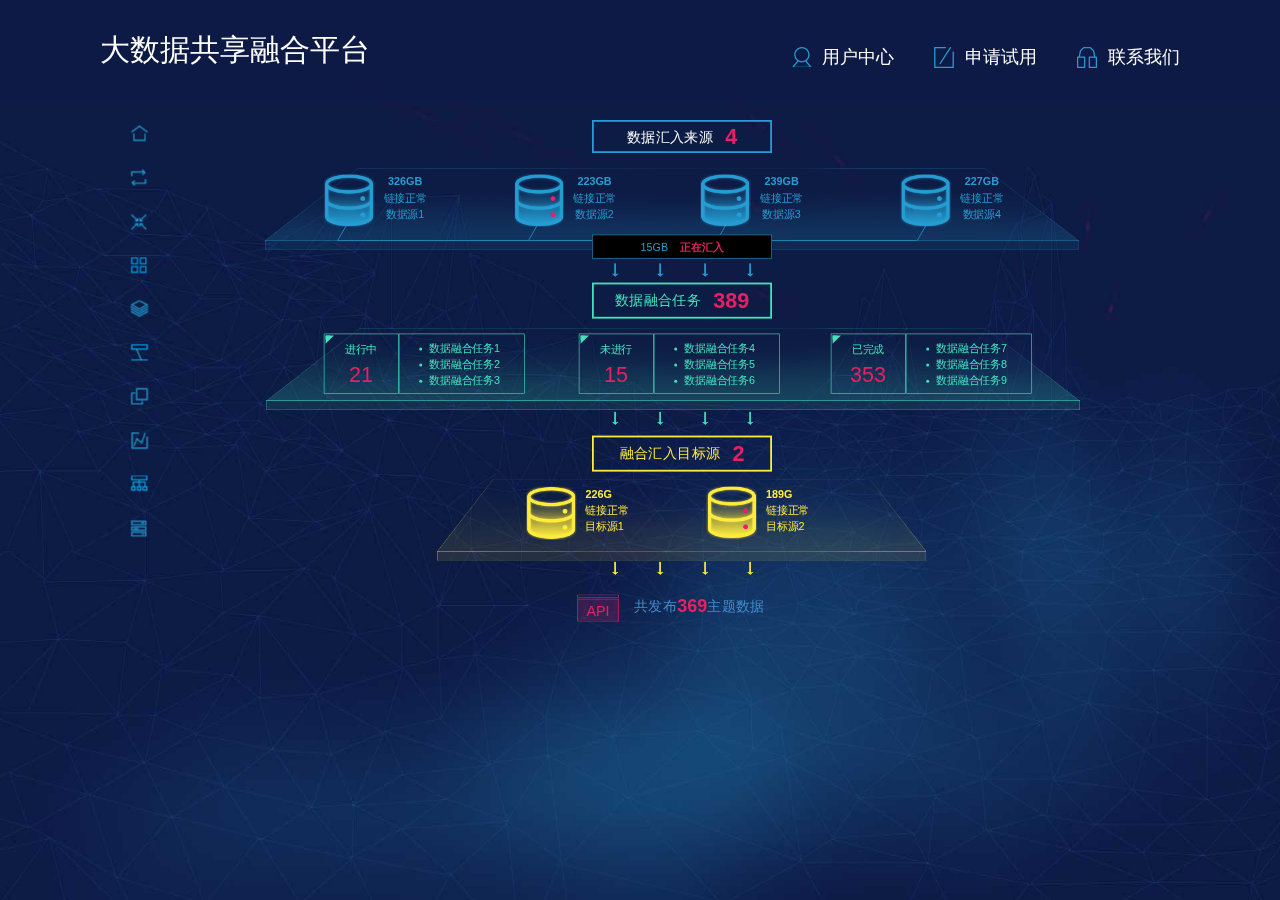
<file: dataFuse/index.html>
<!DOCTYPE html>

<html>
<head lang="en">
<!-- Meta -->
<!-- <head th:replace="newPage/include/head :: head" /> -->
<meta http-equiv="Content-Type" content="text/html; charset=utf-8" />
<meta name="viewport" content="width=device-width, initial-scale=1.0" />
<meta http-equiv="X-UA-Compatible" content="IE=edge,chrome=1" />
<meta name="description" content="" />
<meta name="keywords" content="" />
<title>大数据共享融合平台</title>
<!-- CSS Global Compulsory-->
<link rel="stylesheet" href="../fusion/css/bootstrap.min.css" />
<link rel="stylesheet" href="../fusion/css/animate.css" />
<link rel="stylesheet" href="../fusion/css/reset.css" />
<link rel="stylesheet" href="../fusion/css/dataFuse.css" />
<style>
html, body{overflow:hidden}
</style>
<script src="../fusion/js/jquery.min.js"></script>
<!--[if lt IE 9]>
    <script src="https://oss.maxcdn.com/libs/html5shiv/3.7.0/html5shiv.js"></script>
    <script src="https://oss.maxcdn.com/libs/respond./fusion/js/1.3.0/respond.min.js"></script>
    <![endif]-->

</head>
<body class="red-bg">

	<div class="header">
	<div>


	<div class="header">
		<a class="header-left-box fl" href="../login.html"> <!-- <img src="/styleResource/img/homeImg/imgs/logo.png" class="logo fl" /> -->
			<h1 class="fl">大数据共享融合平台</h1>
		</a>
		<div class="header-right-box fr">
			<ul class="operation-box">
				<li class="login-link loginBox"><a href="javascript:;" class="login-li-title"><p>
							<i class="icons icon-login"></i><span>登录</span>
						</p></a>
					<div class="login-box">
						<i class="login-box-arrow"></i>
						<div class="info-box">
							<form method="post" id="loginform" class="loginCon">
								<h4 class="title">会员登录</h4>
								<p>
									<input name="username" id="username" type="text" placeholder="用户名" class="fl loginName" />
								</p>
								<p>
									<input name="password" id="password" type="password" placeholder="密码" class="fl loginPwd" />
								</p>
								<!-- <p class="pr"><input name="validateCode"  id="validateCode" type="text" placeholder="验证码" class="fl validateCode" /><span class="fr validateImg"><img src="styleResource/img/homeImg/imgs/validateImg.png" class="fl"/></span></p> -->
								<p class="pr">
									<input name="validateCode" id="input" placeholder="验证码" type="text" class="fl validateCode" style="width: 95px" /><input type="text" class="fl validateCode" style="background-repeat: no-repeat; background-image: url(../styleResource/img/homeImg/imgs/checkcode-bg.png); font-size: 22px; font-weight: bold; letter-spacing: 2px; cursor: pointer; width: 125px" id="code" onclick="thisCreateCode()" />
								</p>
								<label class="prompt-txt" id="checkMsg"></label>
								<button type="button" class="fl loginBtn" onclick="loginzheng();">登 录</button>
							</form>
						</div>
					</div></li>
				<li class="login-link userCenter" style="display: none;"><a href="javascript:;" class="login-li-title"><p>
							<i class="icons icon-login"></i><span>用户中心</span>
						</p></a>
					<div class="login-box">
						<i class="login-box-arrow"></i>
						<div class="info-box">
							<div class="usercenter-info">
								<p>
									<i class="icons usericons1 fl"></i> <span id="showname" class="fl">用户名称：Aaron</span>
								</p>
								<p>
									<i class="icons usericons2 fl"></i> <span id="showorg" class="fl">用户单位：国税局</span>
								</p>
								<p>
									<i class="icons usericons3 fl"></i> <span id="showtime" class="fl">登陆时间：2017-03-30</span>
								</p>
							</div>
							<button type="button" class="fl loginBtn">
								<span class="fl" onclick="">系统管理</span><i class="icons usericons4 fl"></i>
							</button>
						</div>
					</div></li>
				<li><a href="javascript:;" class="login-li-title"><i class="icons icon-applyfor"></i><span>申请试用</span></a></li>
				<li><a href="javascript:;" class="login-li-title"><i class="icons icon-contact"></i><span>联系我们</span></a></li>
				<!--<li><a href="javascript:;"><i class="icons icon-exit"></i><span>退出</span></a></li>-->
			</ul>
		</div>
	</div>
	<!-- 从session中获取值 -->
<input type="hidden" id="uname" />
<input type="hidden" id="mygov" />
<input type="hidden" id="myloginTime" />

	<script type="text/javascript">
	
	
	
		document.onkeydown = function(event) {
			e = event ? event : (window.event ? window.event : null);
			if (e.keyCode == 13) {
				//执行的方法 
				loginzheng();
			}
		}
		/* function keyLogin(e){
		 var curKey = e.which; 
		 if (curKey ==13)  //回车键的键值为13
		 loginzheng();
		 } */
		function loginzheng() {
			// 判断验证码
			var label = document.getElementById("checkMsg");
			if (!validate()) {
				label.innerText = "验证码输入错误！";
				return;
			}
			label.innerText = "登录中";
			//add 判断用户登录错误的判断
			var userName = $("#username").val();
			var password = $("#password").val();
			$.ajax({
				url : '/sysUser/loginerror',
				type : 'post',
				data : {
					'userName' : userName,
					'password' : password
				},
				success : function(result) {

					stepLogList = result.type;
					//		alert(result.type)
					$("#loginform").attr("action", "/login");
					$("#loginform").submit();
				}
			})
			//add 判断用户登录错误的判断

			//return false;

		}
		 
		 var uname = 'root'; 
	    var mygov = '\u5434\u4E2D\u533A'; 
	    var myloginTime = '15:15:06';
	    $("#uname").val(uname);
	    $("#mygov").val(mygov);
	    $("#myloginTime").val(myloginTime);
	</script>
<script src="../newPageStyle/newlogin.js"></script>
</div>
	</div>
	
	<!-- 从session中获取值 -->
	<!-- <input type="hidden" id="uname"/>
	<input type="hidden" id="mygov"/>
	<input type="hidden" id="myloginTime"/>
	<script th:inline="javascript">
	    var uname = /*[[${session.userName}]]*/ ; 
	    var mygov = /*[[${session.userGovCname2}]]*/ ; 
	    var myloginTime = /*[[${session.myloginTime}]]*/ ; 
	    $("#uname").val(uname);
	    $("#mygov").val(mygov);
	    $("#myloginTime").val(myloginTime);
	</script> -->

	<div class="content-box">
		<div class="fl leftMenu-box">
		<div>
	<ul class="left-menu-box">
		<li><a href="../login.html"><i class="menuicons menuicons-left1"></i><span class="menuspan">首页</span></a></li>
		<li><a href="../ronghedc.html"><i class="menuicons menuicons-left2"></i><span class="menuspan">共享交换</span></a></li>
		<li><a href="javascript:;"><i class="menuicons menuicons-left3"></i><span class="menuspan">数据采集</span></a></li>
		<li><a href="../rongherc.html"><i class="menuicons menuicons-left4"></i><span class="menuspan">资源目录</span></a></li>
		<li><a href="javascript:;"><i class="menuicons menuicons-left5"></i><span class="menuspan">数据标准化</span></a></li>
		<li><a href="../dataClean.html"><i class="menuicons menuicons-left6"></i><span class="menuspan">数据清洗</span></a></li>
		<li><a href="../dataFuse/index.html"><i class="menuicons menuicons-left7"></i><span class="menuspan">数据融合</span></a></li>
		<li><a href="javascript:;"><i class="menuicons menuicons-left8"></i><span class="menuspan">数据建模分析</span></a></li>
		<li><a href="../serviceGovernance.html"><i class="menuicons menuicons-left9"></i><span class="menuspan">服务治理</span></a></li>
		<li><a href="../dataProducts.html"><i class="menuicons menuicons-left10"></i><span class="menuspan">数据产品</span></a></li>
	</ul>
</div>
		</div>
		<div class="fr content-right-box pr">
		<!-- <iframe id="frame" style="display: none;width: 100%;height: 800px;border: 1px solid yellow;" src=""></iframe> -->
			<div id="mainDiv" class="fuse-container">
				<section>
					<div class="source-title">
						<span>数据汇入来源</span><span class="num">4</span>
					</div>
					<div class="row source">
						<div class="col-md-3 part p1">
							<div class="f-left">
								<img src="../fusion/imgs/dataFuse/db-1.png" />
							</div>
							<div class="f-left pad">
								<span class="weight">326GB</span> <span>链接正常</span> <span>数据源1</span>
							</div>
							<div class="l-line l-l1"></div>
						</div>
						<div class="col-md-3 part p2">
							<div class="f-left">
								<img src="../fusion/imgs/dataFuse/db-2.png" />
							</div>
							<div class="f-left pad">
								<span class="weight">223GB</span> <span>链接正常</span>
								<span>数据源2</span>
							</div>
							<div class="l-line l-l2"></div>
						</div>
						<div class="col-md-3 part p3">
							<div class="f-left">
								<img src="../fusion/imgs/dataFuse/db-1.png" />
							</div>
							<div class="f-left pad">
								<span class="weight">239GB</span> <span>链接正常</span> <span>数据源3</span>
							</div>
							<div class="l-line l-l3"></div>
						</div>
						<div class="col-md-3 part">
							<div class="f-left">
								<img src="../fusion/imgs/dataFuse/db-1.png" />
							</div>
							<div class="f-left pad">
								<span class="weight">227GB</span> <span>链接正常</span> <span>数据源4</span>
							</div>
							<div class="l-line l-l4"></div>
						</div>
						<div class="v-line"></div>
					</div>
					<div class="source-title2">
						<span>15GB</span><span class="num">正在汇入</span>
					</div>
					<div class="arrows b-arrows"></div>
				</section>
				<section>
					<div class="pos">
						<div class="task-title">
							<span>数据融合任务</span><span class="num">389</span>
						</div>
						<!-- <div class="task-operate">
							 <a id="fuseList" href="/dataFuse/taskList" class="look" target="_blank">融合列表</a>
							 <a id="fuseList" href="/dataFuse/taskList" class="look" >融合列表</a>
							<a href="/dataFuse/addFuse" class="add" target="_blank"><i class="icons-red"></i>新建任务</a> 
							  <a href="/dataFuse/addFuse" class="add" ><i class="icons-red"></i>新建任务</a>
						</div> -->
					</div>
					<div class="row task">
						<div class="col-md-4 part p1">
							<div class="f-left left">
								<span class="margin">进行中</span> <span class="color">21</span>
								<div class="triangle"></div>
							</div>
							<div class="f-left right">
								<ul>
									<li>数据融合任务1</li>
									<li>数据融合任务2</li>
									<li>数据融合任务3</li>
								</ul>
							</div>
						</div>
						<div class="col-md-4 part p2">
							<div class="f-left left">
								<span class="margin">未进行</span> <span class="color">15</span>
								<div class="triangle"></div>
							</div>
							<div class="f-left right">
								<ul>
									<li>数据融合任务4</li>
									<li>数据融合任务5</li>
									<li>数据融合任务6</li>
								</ul>
							</div>
						</div>
						<div class="col-md-4 part p3">
							<div class="f-left left">
								<span class="margin">已完成</span> <span class="color">353</span>
								<div class="triangle"></div>
							</div>
							<div class="f-left right">
								<ul>
									<li>数据融合任务7</li>
									<li>数据融合任务8</li>
									<li>数据融合任务9</li>
								</ul>
							</div>
						</div>
					</div>
					<div class="arrows g-arrows"></div>
				</section>
				<section>
					<div class="target-title">
						<span>融合汇入目标源</span><span class="num">2</span>
					</div>
					<div class="row target">
						<div class="col-md-6 part p1">
							<div class="f-left ">
								<img src="../fusion/imgs/dataFuse/db-3.png" />
							</div>
							<div class="f-left pad">
								<span class="weight">226G</span> <span>链接正常</span> <span>目标源1</span>
							</div>
						</div>
						<div class="col-md-6 part p2">
							<div class="f-left">
								<img src="../fusion/imgs/dataFuse/db-4.png" />
							</div>
							<div class="f-left pad">
								<span class="weight">189G</span> <span>链接正常</span>
								<span>目标源2</span>
							</div>
						</div>
					</div>
					<div class="arrows y-arrows"></div>
				</section>
				<section>
					<div class="result clearfix">
						<div class="f-left">
							<div class="f"></div>
							<div class="s">API</div>
						</div>
						<div class="f-left right">
<!-- 							<a href="/server/index" target="_blank">共发布<span class="num">369</span>主题数据<br/></a> -->
							<a href="/server/index">共发布<span class="num">369</span>主题数据<br /></a>
						<!--	共发布<span class="num">369</span>主题数据<br/>   -->
						</div>
					</div>
				</section>
			</div>
		</div>
	</div>

	
	<!-- <script src="/fusion/js/public.js"></script> -->
	<!-- <script>
		$(function() {
			//用户中心
	        var username =  $("#uname").val();
	        var mygov2 =  $("#mygov").val();
	        var myloginTime2 =  $("#myloginTime").val();
	        console.info("username  "+ username);
	        
	        $("#showname").text("用户名称："+username);
	        $("#showorg").text("用户单位："+mygov2);
	        $("#showtime").text("登录时间："+myloginTime2);
		});
	</script> -->
</body>
</html>
</file>
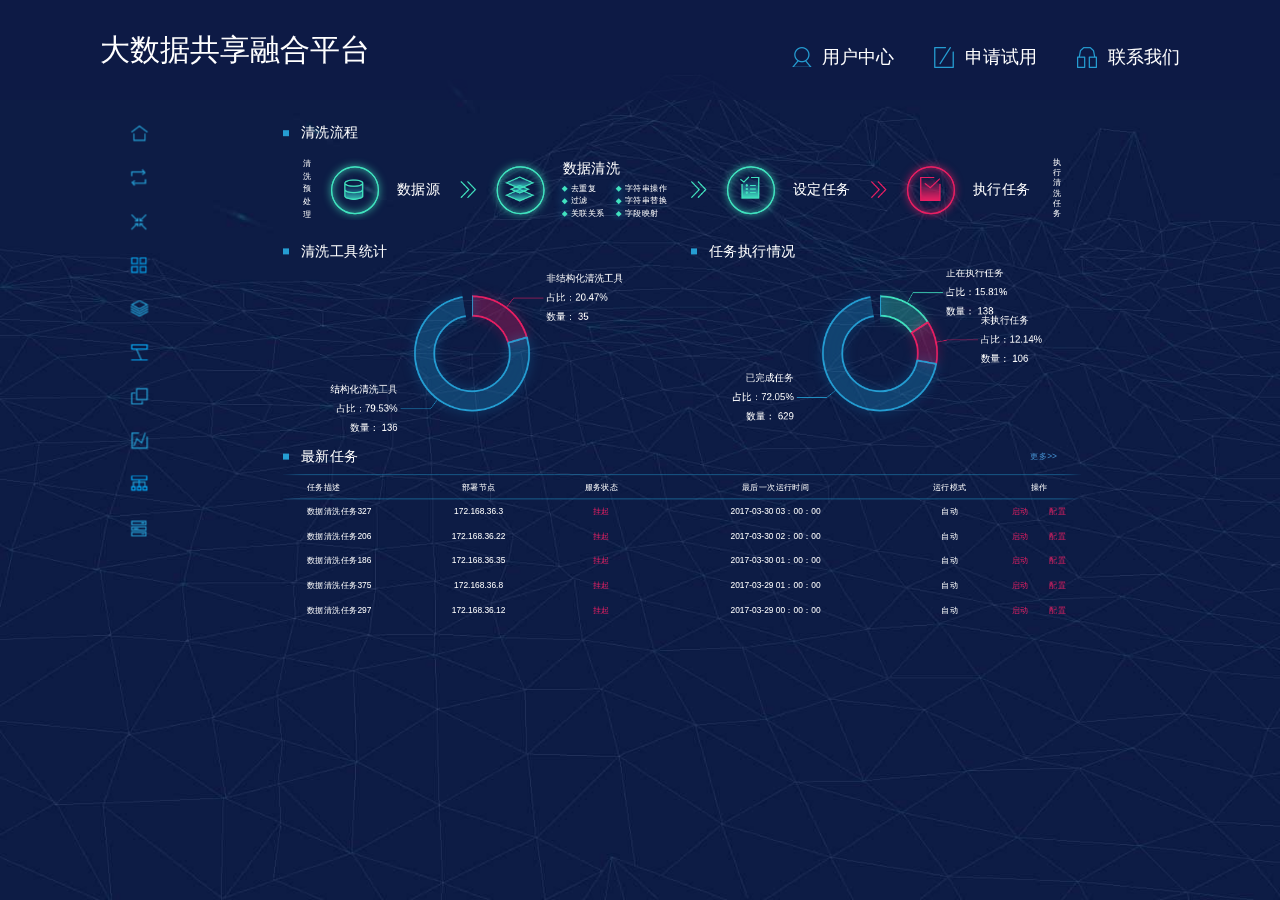
<file: dataClean.html>
<!DOCTYPE html>

<html>
<head lang="en">
    <!-- Meta -->
    <meta http-equiv="Content-Type" content="text/html; charset=utf-8" />
    <meta name="viewport" content="width=device-width, initial-scale=1.0" />
    <meta http-equiv="X-UA-Compatible" content="IE=edge,chrome=1" />
    <meta name="description" content="" />
    <meta name="keywords" content="" />
    <title>大数据共享融合平台</title>
    <!-- CSS Global Compulsory-->
    <link rel="stylesheet" href="./fusion/css/bootstrap.min.css" />
    <link rel="stylesheet" href="./fusion/css/animate.css" />
    <link rel="stylesheet" href="./fusion/css/reset.css" />
    <link rel="stylesheet" href="./fusion/css/dataClean.css" />
    <!--[if lt IE 9]>
    <script src="https://oss.maxcdn.com/libs/html5shiv/3.7.0/html5shiv.js"></script>
    <script src="https://oss.maxcdn.com/libs/respond./fusion/js/1.3.0/respond.min.js"></script>
    <![endif]-->
    <script src="./fusion/js/jquery.min.js"></script>
</head>
<body class="dataClean-bg">

	<div class="header">
	<div>


	<div class="header">
		<a class="header-left-box fl" href="./login.html"> <!-- <img src="/styleResource/img/homeImg/imgs/logo.png" class="logo fl" /> -->
			<h1 class="fl">大数据共享融合平台</h1>
		</a>
		<div class="header-right-box fr">
			<ul class="operation-box">
				<li class="login-link loginBox"><a href="javascript:;" class="login-li-title"><p>
							<i class="icons icon-login"></i><span>登录</span>
						</p></a>
					<div class="login-box">
						<i class="login-box-arrow"></i>
						<div class="info-box">
							<form method="post" id="loginform" class="loginCon">
								<h4 class="title">会员登录</h4>
								<p>
									<input name="username" id="username" type="text" placeholder="用户名" class="fl loginName" />
								</p>
								<p>
									<input name="password" id="password" type="password" placeholder="密码" class="fl loginPwd" />
								</p>
								<!-- <p class="pr"><input name="validateCode"  id="validateCode" type="text" placeholder="验证码" class="fl validateCode" /><span class="fr validateImg"><img src="styleResource/img/homeImg/imgs/validateImg.png" class="fl"/></span></p> -->
								<p class="pr">
									<input name="validateCode" id="input" placeholder="验证码" type="text" class="fl validateCode" style="width: 95px" /><input type="text" class="fl validateCode" style="background-repeat: no-repeat; background-image: url(./styleResource/img/homeImg/imgs/checkcode-bg.png); font-size: 22px; font-weight: bold; letter-spacing: 2px; cursor: pointer; width: 125px" id="code" onclick="thisCreateCode()" />
								</p>
								<label class="prompt-txt" id="checkMsg"></label>
								<button type="button" class="fl loginBtn" onclick="loginzheng();">登 录</button>
							</form>
						</div>
					</div></li>
				<li class="login-link userCenter" style="display: none;"><a href="javascript:;" class="login-li-title"><p>
							<i class="icons icon-login"></i><span>用户中心</span>
						</p></a>
					<div class="login-box">
						<i class="login-box-arrow"></i>
						<div class="info-box">
							<div class="usercenter-info">
								<p>
									<i class="icons usericons1 fl"></i> <span id="showname" class="fl">用户名称：Aaron</span>
								</p>
								<p>
									<i class="icons usericons2 fl"></i> <span id="showorg" class="fl">用户单位：国税局</span>
								</p>
								<p>
									<i class="icons usericons3 fl"></i> <span id="showtime" class="fl">登陆时间：2017-03-30</span>
								</p>
							</div>
							<button type="button" class="fl loginBtn">
								<span class="fl" onclick="">系统管理</span><i class="icons usericons4 fl"></i>
							</button>
						</div>
					</div></li>
				<li><a href="javascript:;" class="login-li-title"><i class="icons icon-applyfor"></i><span>申请试用</span></a></li>
				<li><a href="javascript:;" class="login-li-title"><i class="icons icon-contact"></i><span>联系我们</span></a></li>
				<!--<li><a href="javascript:;"><i class="icons icon-exit"></i><span>退出</span></a></li>-->
			</ul>
		</div>
	</div>
	<!-- 从session中获取值 -->
<input type="hidden" id="uname" />
<input type="hidden" id="mygov" />
<input type="hidden" id="myloginTime" />

	<script type="text/javascript">
	
		document.onkeydown = function(event) {
			e = event ? event : (window.event ? window.event : null);
			if (e.keyCode == 13) {
				//执行的方法 
				loginzheng();
			}
		}
		/* function keyLogin(e){
		 var curKey = e.which; 
		 if (curKey ==13)  //回车键的键值为13
		 loginzheng();
		 } */
		function loginzheng() {
			// 判断验证码
			var label = document.getElementById("checkMsg");
			if (!validate()) {
				label.innerText = "验证码输入错误！";
				return;
			}
			label.innerText = "登录中";
			//add 判断用户登录错误的判断
			var userName = $("#username").val();
			var password = $("#password").val();
			$.ajax({
				url : '/sysUser/loginerror',
				type : 'post',
				data : {
					'userName' : userName,
					'password' : password
				},
				success : function(result) {

					stepLogList = result.type;
					//		alert(result.type)
					$("#loginform").attr("action", "/login");
					$("#loginform").submit();
				}
			})
			//add 判断用户登录错误的判断

			//return false;

		}
		 
		 var uname = 'root'; 
	    var mygov = '\u5434\u4E2D\u533A'; 
	    var myloginTime = '16:51:23';
	    $("#uname").val(uname);
	    $("#mygov").val(mygov);
	    $("#myloginTime").val(myloginTime);
	</script>
<script src="./newPageStyle/newlogin.js"></script>
</div>
	</div>

<!-- 从session中获取值 -->
<!-- <input type="hidden" id="uname"/>
<input type="hidden" id="mygov"/>
<input type="hidden" id="myloginTime"/> -->
<!-- <script th:inline="javascript">
    var uname = /*[[${session.userName}]]*/ ; 
    var mygov = /*[[${session.userGovCname2}]]*/ ; 
    var myloginTime = /*[[${session.myloginTime}]]*/ ; 
    $("#uname").val(uname);
    $("#mygov").val(mygov);
    $("#myloginTime").val(myloginTime);
</script> -->

<div class="content-box">
    <div class="fl leftMenu-box">
    <div>
	<ul class="left-menu-box">
     <li><a href="./login.html"><i class="menuicons menuicons-left1"></i><span class="menuspan">首页</span></a></li>
     <li><a href="./ronghedc.html"><i class="menuicons menuicons-left2"></i><span class="menuspan">共享交换</span></a></li>
     <li><a href="javascript:;"><i class="menuicons menuicons-left3"></i><span class="menuspan">数据采集</span></a></li>
     <li><a href="./rongherc.html"><i class="menuicons menuicons-left4"></i><span class="menuspan">资源目录</span></a></li>
     <li><a href="javascript:;"><i class="menuicons menuicons-left5"></i><span class="menuspan">数据标准化</span></a></li>
     <li><a href="./dataClean.html"><i class="menuicons menuicons-left6"></i><span class="menuspan">数据清洗</span></a></li>
     <li><a href="./dataFuse/index.html"><i class="menuicons menuicons-left7"></i><span class="menuspan">数据融合</span></a></li>
     <li><a href="javascript:;"><i class="menuicons menuicons-left8"></i><span class="menuspan">数据建模分析</span></a></li>
     <li><a href="./serviceGovernance.html"><i class="menuicons menuicons-left9"></i><span class="menuspan">服务治理</span></a></li>
     <li><a href="./dataProducts.html"><i class="menuicons menuicons-left10"></i><span class="menuspan">数据产品</span></a></li>
	</ul>
</div>
    </div>
    <div class="fr content-right-box pr">
        <div class="content-main-box">
            <div class="col-lg-12">
            <div class="chart-title">
                <div class="clearfix chart-title-left">
                    <i class="fl"></i>
                    <h2 class="fl">清洗流程</h2>
                </div>
            </div>
                <div class="clearfix cleanProcess-box">
                    <div class="fl color-green left-txt"><span>清洗预处理</span></div>
                    <div class="fl circle-box cbox-green"><i class="dcIcons icon-datasource"></i></div>
                    <div class="fl"><p class="f24 color-green mt35 ml30 mr30">数据源</p></div>
                    <div class="fl"><i class="dcIcons dcicon-arrow-blue mt40 mr30"></i></div>
                    <div class="fl circle-box cbox-green"><i class="dcIcons icon-dataclean"></i></div>
                    <div class="fl ml30 mr30">
                        <p class="f24 color-green">数据清洗</p>
                        <ul class="color-green dataclean-ul">
                            <li><i></i>去重复</li>
                            <li><i></i>字符串操作</li>
                            <li><i></i>过滤</li>
                            <li><i></i>字符串替换</li>
                            <li><i></i>关联关系</li>
                            <li><i></i>字段映射</li>
                        </ul>
                    </div>
                    <div class="fl"><i class="dcIcons dcicon-arrow-blue mt40 mr30"></i></div>
                    <div class="fl circle-box cbox-green"><i class="dcIcons icon-settask"></i></div>
                    <div class="fl"><p class="f24 color-green mt35 ml30 mr30">设定任务</p></div>
                    <div class="fl"><i class="dcIcons dcicon-arrow-red  mt40 mr30"></i></div>
                    <div class="fl circle-box cbox-red"><i class="dcIcons icon-performtask"></i></div>
                    <div class="fl"><p class="f24 color-red mt35 ml30">执行任务</p></div>
                    <div class="fr color-red right-txt"><span>执行清洗任务</span></div>
                </div>
            </div>
            <div class="col-lg-6">
                <div class="chart-title">
                    <div class="fl chart-title-left">
                        <i class="fl"></i>
                        <h2 class="fl">清洗工具统计</h2>
                    </div>
                </div>
                <div class="chart-box">
                    <!-- 清洗工具统计图表 -->
                    <div id="tools" style="width:630px;height: 280px;margin:10px 0px;"></div>
                    <!--<img src="chart/dataclean1.jpg" width="630" height="270"/>-->
                </div>
            </div>
            <div class="col-lg-6">
                <div class="chart-title">
                    <div class="fl chart-title-left">
                        <i class="fl"></i>
                        <h2 class="fl">任务执行情况</h2>
                    </div>
                   <!--  <a href="javascript:;" class="fr chart-title-right">
                        <i class="icons2 add-icons-red fl"></i>
                        <span class="fl">新增转换</span>
                        <i class="icons2 bg-top"></i>
                        <i class="icons2 bg-bottom"></i>
                    </a> -->
                </div>
                <div class="chart-box">
                    <!-- 任务执行情况图表 -->
                    <!--<img src="chart/dataclean2.jpg" width="630" height="270"/>-->
                    <div id="tasks" style="width:630px;height: 280px;margin:10px 0px;"></div>
                </div>
            </div>
            <div class="col-lg-12">
                <div class="chart-title">
                    <div class="fl chart-title-left">
                        <i class="fl"></i>
                        <h2 class="fl">最新任务</h2>
                    </div>
                    <div class="fr chart-title-more"><a href="javascript:;">更多&gt;&gt;</a></div>
                </div>
                <div class="">
                    <table class="data-table">
                        <thead>
                        <tr>
                            <th>任务描述</th>
                            <th>部署节点</th>
                            <th>服务状态</th>
                            <th>最后一次运行时间</th>
                            <th>运行模式</th>
                            <th width="140">操作</th>
                        </tr>
                        </thead>
                        <tbody>
                        <tr>
                            <td>数据清洗任务327</td>
                            <td>172.168.36.3</td>
                            <td style="color: #e91f63;">挂起</td>
                            <td>2017-03-30 03：00：00</td>
                            <td>自动</td>
                            <td onmouseover="javascript:remind(1);" onmouseout="javascript:moveRemind(1);">
                                <div id="remind1" style="margin-left: 140px; display: none;"><span style="position: absolute;color: red;">功能维护中，敬请期待。。。</span></div>
                                <a href="javascript:;" class="operation-a" title="功能维护中，敬请期待。。。" style="cursor: default;">启动</a>
                                <a href="javascript:;" class="operation-a" title="功能维护中，敬请期待。。。" style="cursor: default;">配置</a>
                            </td>
                        </tr>
                        <tr>
                            <td>数据清洗任务206</td>
                            <td>172.168.36.22</td>
                            <td style="color: #e91f63;">挂起</td>
                            <td>2017-03-30 02：00：00</td>
                            <td>自动</td>
                            <td onmouseover="javascript:remind(2);" onmouseout="javascript:moveRemind(2);">
                                <div id="remind2" style="margin-left: 140px; display: none;"><span style="position: absolute;color: red;">功能维护中，敬请期待。。。</span></div>
                                <a href="javascript:;" class="operation-a" title="功能维护中，敬请期待。。。" style="cursor: default;">启动</a>
                                <a href="javascript:;" class="operation-a" title="功能维护中，敬请期待。。。" style="cursor: default;">配置</a>
                            </td>
                        </tr>
                        <tr>
                            <td>数据清洗任务186</td>
                            <td>172.168.36.35</td>
                            <td style="color: #e91f63;">挂起</td>
                            <td>2017-03-30 01：00：00</td>
                            <td>自动</td>
                            <td onmouseover="javascript:remind(3);" onmouseout="javascript:moveRemind(3);">
                                <div id="remind3" style="margin-left: 140px; display: none;"><span style="position: absolute;color: red;">功能维护中，敬请期待。。。</span></div>
                                <a href="javascript:;" class="operation-a" title="功能维护中，敬请期待。。。" style="cursor: default;">启动</a>
                                <a href="javascript:;" class="operation-a" title="功能维护中，敬请期待。。。" style="cursor: default;">配置</a>
                            </td>
                        </tr>
                        <tr>
                            <td>数据清洗任务375</td>
                            <td>172.168.36.8</td>
                            <td style="color: #e91f63;">挂起</td>
                            <td>2017-03-29 01：00：00</td>
                            <td>自动</td>
                            <td onmouseover="javascript:remind(4);" onmouseout="javascript:moveRemind(4);">
                                <div id="remind4" style="margin-left: 140px; display: none;"><span style="position: absolute;color: red;">功能维护中，敬请期待。。。</span></div>
                                <a href="javascript:;" class="operation-a" title="功能维护中，敬请期待。。。" style="cursor: default;">启动</a>
                                <a href="javascript:;" class="operation-a" title="功能维护中，敬请期待。。。" style="cursor: default;">配置</a>
                            </td>
                        </tr>
                        <tr>
                            <td>数据清洗任务297</td>
                            <td>172.168.36.12</td>
                            <td style="color: #e91f63;">挂起</td>
                            <td>2017-03-29 00：00：00</td>
                            <td>自动</td>
                            <td onmouseover="javascript:remind(5);" onmouseout="javascript:moveRemind(5);">
                                <div id="remind5" style="margin-left: 140px; display: none;"><span style="position: absolute;color: red;">功能维护中，敬请期待。。。</span></div>
                                <a href="javascript:;" class="operation-a" title="功能维护中，敬请期待。。。" style="cursor: default;">启动</a>
                                <a href="javascript:;" class="operation-a" title="功能维护中，敬请期待。。。" style="cursor: default;">配置</a>
                            </td>
                        </tr>
                        </tbody>
                    </table>
                </div>
            </div>
        </div>
    </div>
</div>

<!-- <script src="/fusion/js/public.js"></script> -->
<script src="./fusion/js/echarts.min.js"></script>
<script src="./fusion/js/dataClear.js"></script>
<script>
	function remind(a){
		$("#remind"+a).show();
	}
	
	function moveRemind(b){
		$("#remind"+b).hide();
	}

</script>
<!-- <script>
    $(function(){
    	//用户中心
        var username =  $("#uname").val();
        var mygov2 =  $("#mygov").val();
        var myloginTime2 =  $("#myloginTime").val();
        console.info("username  "+ username);
        
        $("#showname").text("用户名称："+username);
        $("#showorg").text("用户单位："+mygov2);
        $("#showtime").text("登录时间："+myloginTime2);
    });
</script> -->
</body>
</html>
</file>
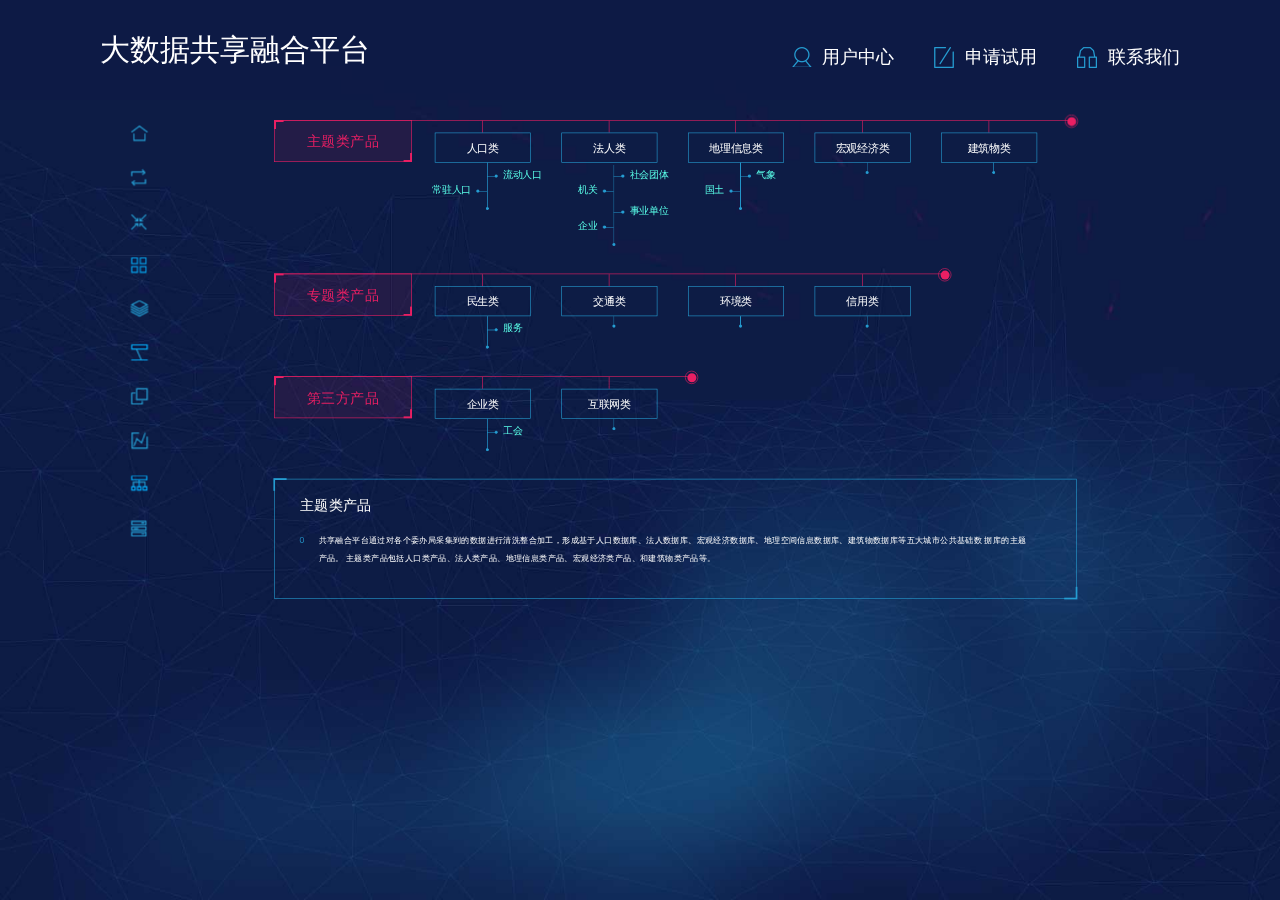
<file: dataProducts.html>
<!DOCTYPE HTML>

<html>
<head lang="en">

    <meta http-equiv="Content-Type" content="text/html; charset=utf-8" />
    <meta name="viewport" content="width=device-width, initial-scale=1.0" />
    <meta http-equiv="X-UA-Compatible" content="IE=edge,chrome=1" />
    <meta name="description" content="" />
    <meta name="keywords" content="" />
    <link rel="stylesheet" href="./newPageStyle/lib/css/bootstrap.min.css" />
    <link rel="stylesheet" href="./newPageStyle/lib/css/animate.css" />
    <link rel="stylesheet" href="./newPageStyle/lib/css/reset.css" />

    <!-- Meta -->
    <!-- <meta http-equiv="Content-Type" content="text/html; charset=utf-8" ></meta>
    <meta name="viewport" content="width=device-width, initial-scale=1.0" ></meta>
    <meta http-equiv="X-UA-Compatible" content="IE=edge,chrome=1"></meta>
    <meta name="description" content="" ></meta>
    <meta name="keywords" content="" ></meta> -->
    <title>大数据共享融合平台</title>
    <!-- CSS Global Compulsory-->
    <!-- <link rel="stylesheet" href="css/bootstrap.min.css" />
    <link rel="stylesheet" href="css/animate.css" />
    <link rel="stylesheet" href="css/reset.css" />
    <link rel="stylesheet" href="css/dataProducts.css" /> -->
    
    <!--  <link rel="stylesheet" href="/newPageStyle/lib/css/bootstrap.min.css" th:href="@{/newPageStyle/lib/css/bootstrap.min.css}" />
    <link rel="stylesheet" href="/newPageStyle/lib/css/animate.css" th:href="@{/newPageStyle/lib/css/animate.css}" />
    <link rel="stylesheet" href="/newPageStyle/lib/css/reset.css" th:href="@{/newPageStyle/lib/css/reset.css}" /> -->
    <link rel="stylesheet" href="./newPageStyle/lib/css/dataProducts.css" />
    <!--[if lt IE 9]>
    <script src="https://oss.maxcdn.com/libs/html5shiv/3.7.0/html5shiv.js"></script>
    <script src="https://oss.maxcdn.com/libs/respond.js/1.3.0/respond.min.js"></script>
    <![endif]-->
    <!-- <script src="js/jquery.min.js"></script> -->
    <script src="./newPageStyle/lib/js/jquery.min.js"></script>
</head>
<body class="red-bg">

<div class="header">
	<div>


	<div class="header">
		<a class="header-left-box fl" href="./login.html"> <!-- <img src="/styleResource/img/homeImg/imgs/logo.png" class="logo fl" /> -->
			<h1 class="fl">大数据共享融合平台</h1>
		</a>
		<div class="header-right-box fr">
			<ul class="operation-box">
				<li class="login-link loginBox"><a href="javascript:;" class="login-li-title"><p>
							<i class="icons icon-login"></i><span>登录</span>
						</p></a>
					<div class="login-box">
						<i class="login-box-arrow"></i>
						<div class="info-box">
							<form method="post" id="loginform" class="loginCon">
								<h4 class="title">会员登录</h4>
								<p>
									<input name="username" id="username" type="text" placeholder="用户名" class="fl loginName" />
								</p>
								<p>
									<input name="password" id="password" type="password" placeholder="密码" class="fl loginPwd" />
								</p>
								<!-- <p class="pr"><input name="validateCode"  id="validateCode" type="text" placeholder="验证码" class="fl validateCode" /><span class="fr validateImg"><img src="styleResource/img/homeImg/imgs/validateImg.png" class="fl"/></span></p> -->
								<p class="pr">
									<input name="validateCode" id="input" placeholder="验证码" type="text" class="fl validateCode" style="width: 95px" /><input type="text" class="fl validateCode" style="background-repeat: no-repeat; background-image: url(./styleResource/img/homeImg/imgs/checkcode-bg.png); font-size: 22px; font-weight: bold; letter-spacing: 2px; cursor: pointer; width: 125px" id="code" onclick="thisCreateCode()" />
								</p>
								<label class="prompt-txt" id="checkMsg"></label>
								<button type="button" class="fl loginBtn" onclick="loginzheng();">登 录</button>
							</form>
						</div>
					</div></li>
				<li class="login-link userCenter" style="display: none;"><a href="javascript:;" class="login-li-title"><p>
							<i class="icons icon-login"></i><span>用户中心</span>
						</p></a>
					<div class="login-box">
						<i class="login-box-arrow"></i>
						<div class="info-box">
							<div class="usercenter-info">
								<p>
									<i class="icons usericons1 fl"></i> <span id="showname" class="fl">用户名称：Aaron</span>
								</p>
								<p>
									<i class="icons usericons2 fl"></i> <span id="showorg" class="fl">用户单位：国税局</span>
								</p>
								<p>
									<i class="icons usericons3 fl"></i> <span id="showtime" class="fl">登陆时间：2017-03-30</span>
								</p>
							</div>
							<button type="button" class="fl loginBtn">
								<span class="fl" onclick="">系统管理</span><i class="icons usericons4 fl"></i>
							</button>
						</div>
					</div></li>
				<li><a href="javascript:;" class="login-li-title"><i class="icons icon-applyfor"></i><span>申请试用</span></a></li>
				<li><a href="javascript:;" class="login-li-title"><i class="icons icon-contact"></i><span>联系我们</span></a></li>
				<!--<li><a href="javascript:;"><i class="icons icon-exit"></i><span>退出</span></a></li>-->
			</ul>
		</div>
	</div>
	<!-- 从session中获取值 -->
<input type="hidden" id="uname" />
<input type="hidden" id="mygov" />
<input type="hidden" id="myloginTime" />

	<script type="text/javascript">
	
	
	
		document.onkeydown = function(event) {
			e = event ? event : (window.event ? window.event : null);
			if (e.keyCode == 13) {
				//执行的方法 
				loginzheng();
			}
		}
		/* function keyLogin(e){
		 var curKey = e.which; 
		 if (curKey ==13)  //回车键的键值为13
		 loginzheng();
		 } */
		function loginzheng() {
			// 判断验证码
			var label = document.getElementById("checkMsg");
			if (!validate()) {
				label.innerText = "验证码输入错误！";
				return;
			}
			label.innerText = "登录中";
			//add 判断用户登录错误的判断
			var userName = $("#username").val();
			var password = $("#password").val();
			$.ajax({
				url : '/sysUser/loginerror',
				type : 'post',
				data : {
					'userName' : userName,
					'password' : password
				},
				success : function(result) {

					stepLogList = result.type;
					//		alert(result.type)
					$("#loginform").attr("action", "/login");
					$("#loginform").submit();
				}
			})
			//add 判断用户登录错误的判断

			//return false;

		}
		 
		 var uname = 'root'; 
	    var mygov = '\u5434\u4E2D\u533A'; 
	    var myloginTime = '15:15:06';
	    $("#uname").val(uname);
	    $("#mygov").val(mygov);
	    $("#myloginTime").val(myloginTime);
	</script>
<script src="./newPageStyle/newlogin.js"></script>
</div>
</div>


<div class="content-box dataproducts-box">
    <div class="fl leftMenu-box">
   		 <div>
	<ul class="left-menu-box">
     <li><a href="./login.html"><i class="menuicons menuicons-left1"></i><span class="menuspan">首页</span></a></li>
     <li><a href="./ronghedc.html"><i class="menuicons menuicons-left2"></i><span class="menuspan">共享交换</span></a></li>
     <li><a href="javascript:;"><i class="menuicons menuicons-left3"></i><span class="menuspan">数据采集</span></a></li>
     <li><a href="./rongherc.html"><i class="menuicons menuicons-left4"></i><span class="menuspan">资源目录</span></a></li>
     <li><a href="javascript:;"><i class="menuicons menuicons-left5"></i><span class="menuspan">数据标准化</span></a></li>
     <li><a href="./dataClean.html"><i class="menuicons menuicons-left6"></i><span class="menuspan">数据清洗</span></a></li>
     <li><a href="./dataFuse/index.html"><i class="menuicons menuicons-left7"></i><span class="menuspan">数据融合</span></a></li>
     <li><a href="javascript:;"><i class="menuicons menuicons-left8"></i><span class="menuspan">数据建模分析</span></a></li>
     <li><a href="./serviceGovernance.html"><i class="menuicons menuicons-left9"></i><span class="menuspan">服务治理</span></a></li>
     <li><a href="./dataProducts.html"><i class="menuicons menuicons-left10"></i><span class="menuspan">数据产品</span></a></li>
	</ul>
</div>
    </div>
    <div class="fr content-right-box pr">
        <div class="fl arrow-box "><a href="javascript:;" class="arrow-left mt180"><i class="icons icon-arrow-left"></i></a></div>
        <div class="fr arrow-box "><a href="javascript:;" class="arrow-right mt180"><i class="icons icon-arrow-right"></i></a></div>
        <div class="fl content-main-box categories-box">
            <div class="categories-content">
                <span class="more-circle"><i></i></span>
                <div class="fl level-one-box pr">
                    <i class="icons icon-boxarrow-left"></i>
                    <i class="icons icon-boxarrow-right"></i>
                    <button id="firstLevelA" class="level-one-title" onclick="javascript:firstDetail(&#39;df65754f8a6e455da3816842696739e5&#39;);">主题类产品</button>
                </div>
                <div class="fl level-two-box">
                    <div class="line-top"></div>
                    <div class="level-two"><a href="javascript:;" class="level-two-title">人口类</a></div>
                    <ul class="clearfix level-three-box">
                       	<li class="clearfix tr">
                            <div class="fr small-box-left">
                                <i class="icons icon-line-left"></i>
                                <a href="#" class="level-three-title" onclick="javascript:thirdDetail(&#39;10804eb0a7a24f66b21bc225cc45f668&#39;);">流动人口</a>
                            </div>
                            
                        </li>
                       	<li class="tl">
                            
                            <div class="small-box-right">
                                <a href="#" class="level-three-title" onclick="javascript:thirdDetail(&#39;11f8fa03ee3d4ea789cca2460b85108b&#39;);">常驻人口</a>
                                <i class="icons icon-line-right"></i>
                            </div>
                        </li>
                       
                    </ul>
                </div>
                <div class="fl level-two-box">
                    <div class="line-top"></div>
                    <div class="level-two"><a href="javascript:;" class="level-two-title">法人类</a></div>
                    <ul class="clearfix level-three-box">
                       	<li class="clearfix tr">
                            <div class="fr small-box-left">
                                <i class="icons icon-line-left"></i>
                                <a href="#" class="level-three-title" onclick="javascript:thirdDetail(&#39;90f56d49ea054effa0b22fb2a2a9981f&#39;);">社会团体</a>
                            </div>
                            
                        </li>
                       	<li class="tl">
                            
                            <div class="small-box-right">
                                <a href="#" class="level-three-title" onclick="javascript:thirdDetail(&#39;6959dd81f70b4d14839a9129ec79e0f3&#39;);">机关</a>
                                <i class="icons icon-line-right"></i>
                            </div>
                        </li>
                       	<li class="clearfix tr">
                            <div class="fr small-box-left">
                                <i class="icons icon-line-left"></i>
                                <a href="#" class="level-three-title" onclick="javascript:thirdDetail(&#39;a9d57ea71ac149b0af5c6b4bca2f4070&#39;);">事业单位</a>
                            </div>
                            
                        </li>
                       	<li class="tl">
                            
                            <div class="small-box-right">
                                <a href="#" class="level-three-title" onclick="javascript:thirdDetail(&#39;10e7475082e547839b97c2222cbf4046&#39;);">企业</a>
                                <i class="icons icon-line-right"></i>
                            </div>
                        </li>
                       
                    </ul>
                </div>
                <div class="fl level-two-box">
                    <div class="line-top"></div>
                    <div class="level-two"><a href="javascript:;" class="level-two-title">地理信息类</a></div>
                    <ul class="clearfix level-three-box">
                       	<li class="clearfix tr">
                            <div class="fr small-box-left">
                                <i class="icons icon-line-left"></i>
                                <a href="#" class="level-three-title" onclick="javascript:thirdDetail(&#39;5912f7b5402a4f259da5c809ca3fc02b&#39;);">气象</a>
                            </div>
                            
                        </li>
                       	<li class="tl">
                            
                            <div class="small-box-right">
                                <a href="#" class="level-three-title" onclick="javascript:thirdDetail(&#39;69ceaf9a7d9647d19c3351c3438bbaba&#39;);">国土</a>
                                <i class="icons icon-line-right"></i>
                            </div>
                        </li>
                       
                    </ul>
                </div>
                <div class="fl level-two-box">
                    <div class="line-top"></div>
                    <div class="level-two"><a href="javascript:;" class="level-two-title">宏观经济类</a></div>
                    <ul class="clearfix level-three-box">
                       	
                       
                    </ul>
                </div>
                <div class="fl level-two-box">
                    <div class="line-top"></div>
                    <div class="level-two"><a href="javascript:;" class="level-two-title">建筑物类</a></div>
                    <ul class="clearfix level-three-box">
                       	
                       
                    </ul>
                </div>
            </div>
            <div class="categories-content">
                <span class="more-circle"><i></i></span>
                <div class="fl level-one-box pr">
                    <i class="icons icon-boxarrow-left"></i>
                    <i class="icons icon-boxarrow-right"></i>
                    <button id="firstLevelA" class="level-one-title" onclick="javascript:firstDetail(&#39;c7080a50288d48ab8ff78b92bd39ee14&#39;);">专题类产品</button>
                </div>
                <div class="fl level-two-box">
                    <div class="line-top"></div>
                    <div class="level-two"><a href="javascript:;" class="level-two-title">民生类</a></div>
                    <ul class="clearfix level-three-box">
                       	<li class="clearfix tr">
                            <div class="fr small-box-left">
                                <i class="icons icon-line-left"></i>
                                <a href="#" class="level-three-title" onclick="javascript:thirdDetail(&#39;b669bb4056d44bd2b29f88cdb244cef8&#39;);">服务</a>
                            </div>
                            
                        </li>
                       
                    </ul>
                </div>
                <div class="fl level-two-box">
                    <div class="line-top"></div>
                    <div class="level-two"><a href="javascript:;" class="level-two-title">交通类</a></div>
                    <ul class="clearfix level-three-box">
                       	
                       
                    </ul>
                </div>
                <div class="fl level-two-box">
                    <div class="line-top"></div>
                    <div class="level-two"><a href="javascript:;" class="level-two-title">环境类</a></div>
                    <ul class="clearfix level-three-box">
                       	
                       
                    </ul>
                </div>
                <div class="fl level-two-box">
                    <div class="line-top"></div>
                    <div class="level-two"><a href="javascript:;" class="level-two-title">信用类</a></div>
                    <ul class="clearfix level-three-box">
                       	
                       
                    </ul>
                </div>
            </div>
            <div class="categories-content">
                <span class="more-circle"><i></i></span>
                <div class="fl level-one-box pr">
                    <i class="icons icon-boxarrow-left"></i>
                    <i class="icons icon-boxarrow-right"></i>
                    <button id="firstLevelA" class="level-one-title" onclick="javascript:firstDetail(&#39;c89f38d536b449d58feac18e8b50f192&#39;);">第三方产品</button>
                </div>
                <div class="fl level-two-box">
                    <div class="line-top"></div>
                    <div class="level-two"><a href="javascript:;" class="level-two-title">企业类</a></div>
                    <ul class="clearfix level-three-box">
                       	<li class="clearfix tr">
                            <div class="fr small-box-left">
                                <i class="icons icon-line-left"></i>
                                <a href="#" class="level-three-title" onclick="javascript:thirdDetail(&#39;e9b25a0ed72d45f7a9cf3ef7c92f23a0&#39;);">工会</a>
                            </div>
                            
                        </li>
                       
                    </ul>
                </div>
                <div class="fl level-two-box">
                    <div class="line-top"></div>
                    <div class="level-two"><a href="javascript:;" class="level-two-title">互联网类</a></div>
                    <ul class="clearfix level-three-box">
                       	
                       
                    </ul>
                </div>
            </div>
            <div class="pr categories-bottom-box">
                <i class="icons icon-boxarrow-blue-left"></i>
                <i class="icons icon-boxarrow-blue-right"></i>

                <h4 class="title">主题类产品</h4>
                <div class="introduce-box">
                    <p><i class="introduce-circle"></i><span id="introduce-circle">共享融合平台通过对各个委办局采集到的数据进行清洗整合加工，形成基于人口数据库、法人数据库、宏观经济数据库、地理空间信息数据库、建筑物数据库等五大城市公共基础数 据库的主题产品。 主题类产品包括人口类产品、法人类产品、地理信息类产品、宏观经济类产品、和建筑物类产品等。</span></p>
                </div>

                <div class="clearfix category-box" style="display:none;">
                    <div class="fl category-left-box">
                        <p><i class="introduce-circle"></i><span id="thirdDescription">根据公安人口库和流管办和计生办的人口库的数据，将各类数据进行融合统一，形成流动人口类的数据产品。其中包括：</span></p>
                    </div>
                    <div class="fr category-right-box">
                        <table class="data-table" cellpadding="0" cellspacing="0">
                        <thead>
                            <tr>
                                <th width="150">产品名称</th>
                                <th>接口名称</th>
                                <th>数据时效</th>
                                <th width="150">操作</th>
                            </tr>
<!--                             <tr>
                                <th width="150">产品名称</th>
                                <th>上架时间</th>
                                <th>数据时效</th>
                                <th>提供方</th>
                                <th width="150">操作</th>
                            </tr> -->
                            </thead>
                            <tbody id="serviceTable">
                            <!-- <tr>
                                <td>生育情况</td>
                                <td>2017-03-03</td>
                                <td>6个月</td>
                                <td>共享融合平台</td>
                                <td><a href="detailsPage.html">查看</a></td>
                            </tr>
                            <tr>
                                <td>婚姻情况</td>
                                <td>2017-03-03</td>
                                <td>6个月</td>
                                <td>共享融合平台</td>
                                <td><a href="detailsPage.html">查看</a></td>
                            </tr> -->
                            </tbody>
                        </table>
                    </div>
                </div>

            </div>
        </div>
    </div>
</div>

<script src="./newPageStyle/lib/js/dataProducts.js"></script>

</body>
</html>
</file>
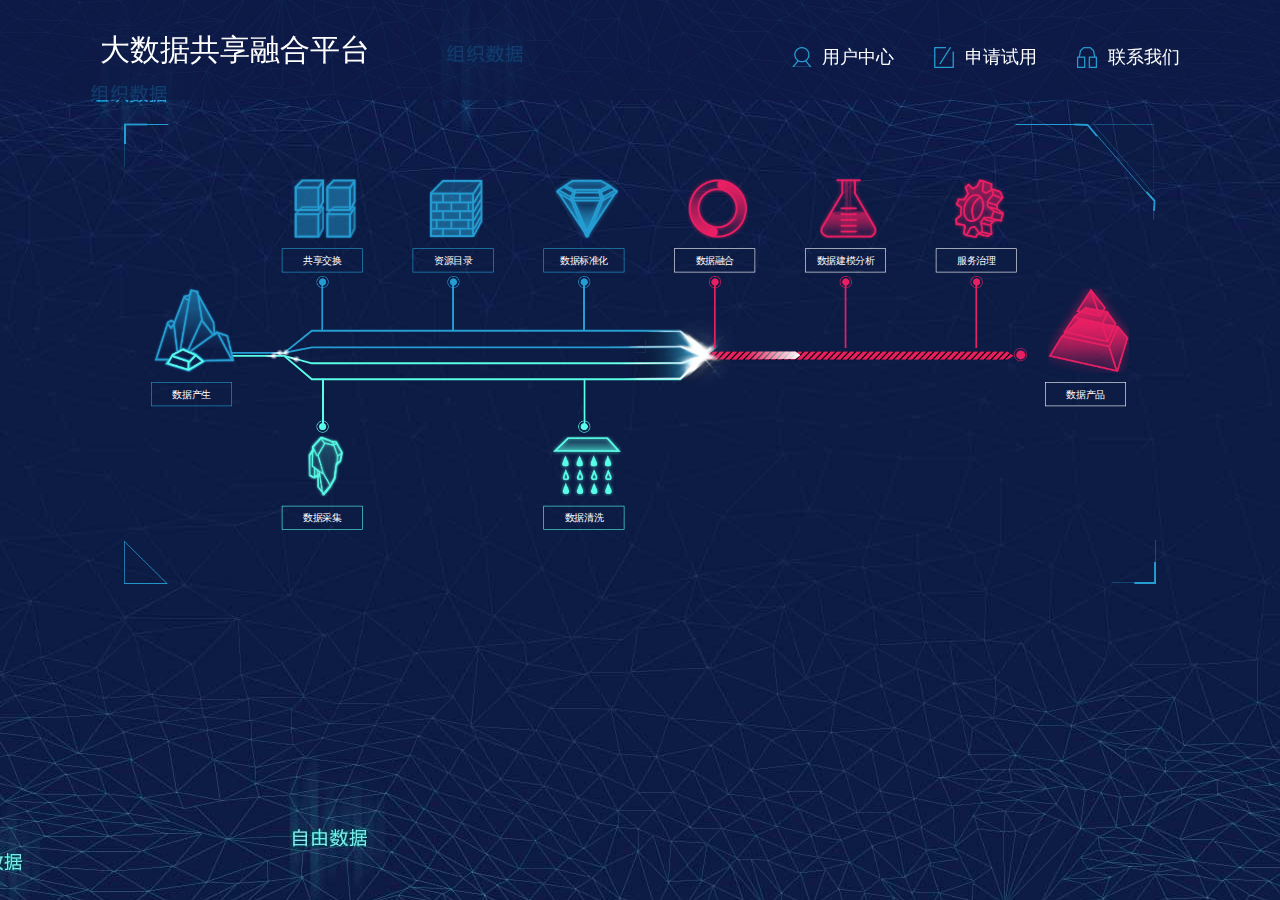
<file: login.html>
<!DOCTYPE html>

<html xmlns="http://www.w3.org/1999/xhtml">

<!-- Mirrored from 202.106.10.250:8181/login by HTTrack Website Copier/3.x [XR&CO'2013], Tue, 19 Feb 2019 08:10:18 GMT -->
<!-- Added by HTTrack --><meta http-equiv="content-type" content="text/html;charset=UTF-8" /><!-- /Added by HTTrack -->
<head lang="en">
    <!-- Meta -->
    <meta http-equiv="Content-Type" content="text/html; charset=utf-8" />
    <meta name="viewport" content="width=device-width, initial-scale=1.0" />
    <meta http-equiv="X-UA-Compatible" content="IE=edge,chrome=1" />
    <meta name="description" content="" />
    <meta name="keywords" content="" />
    <meta charset="utf-8" />
    
  <style>
    #pathwarp{
      height: 100px;
    }
    #linePath{
      width:1310px;
      heigth:100px;
      margin: 0 auto;
      display: block;
    }

    .line{
      stroke-width:3;
      fill:none;
    }
    .line1,.line2{
      stroke:#259dd2;
    }
    .line3,.line4{
      stroke: #59fee8;
    }
   .line1{
     d: path('M 0 46 H 85 L 130 10 H 730 L 770 50');
   }
    .line2{
      d: path('M 85 46 L 130 37 H 730 L 770 50');
    }
    .line3{
      d: path('M 0 51 H 85 L 130 63 H 730 L 770 50');
    }
    .line4{
      d: path('M 85 51 L 130 89 H 730 L 770 50');
    }

    .dot{display:block;width:22px;height:22px;position: absolute;top: 327px;right: -15px;border:1px solid #e91f63;-webkit-border-radius: 100%;-moz-border-radius: 100%;border-radius: 100%;}
    .dot i{position: absolute;top:0;right: 0;bottom:0;left:0;margin:auto;display:block;width:15px;height:15px;background:#e91f63;-webkit-border-radius: 100%;-moz-border-radius: 100%;border-radius: 100%;}
    .dot-center{position: absolute;top: 320px;left: 771px;display: block;width: 17px;height: 29px;background: transparent;
      -webkit-border-radius: 100%;
      -moz-border-radius: 100%;
      border-radius: 100%;
      box-shadow: 0 0 50px #fff;}


  </style>
    
    
    <title>大数据共享融合平台</title>
    <!-- CSS Global Compulsory-->
    <link rel="stylesheet" href="styleResource/css/homeIndex/animate.css" />
    <link rel="stylesheet" href="styleResource/css/homeIndex/reset.css" />
    <link rel="stylesheet" href="styleResource/css/homeIndex/index.css" />
    <!--[if lt IE 9]>
    <script src="https://oss.maxcdn.com/libs/html5shiv/3.7.0/html5shiv.js"></script>
    <script src="https://oss.maxcdn.com/libs/respond.js/1.3.0/respond.min.js"></script>
    <![endif]-->
    <!-- <script src="js/jquery.min.js"></script> -->
    <script src="styleResource/js/jquery-1.12.3.min.js"></script>
    <script src="styleResource/js/checkCode.js"></script>
    
    
</head>
<body class="index-body">

<div class="header">
<div>


	<div class="header">
		<a class="header-left-box fl" href="./login.html"> <!-- <img src="/styleResource/img/homeImg/imgs/logo.png" class="logo fl" /> -->
			<h1 class="fl">大数据共享融合平台</h1>
		</a>
		<div class="header-right-box fr">
			<ul class="operation-box">
				<li class="login-link loginBox" style="display: none;"><a href="javascript:;" class="login-li-title"><p>
							<i class="icons icon-login"></i><span>登录</span>
						</p></a>
					<div class="login-box">
						<i class="login-box-arrow"></i>
						<div class="info-box">
							<form method="post" id="loginform" class="loginCon">
								<h4 class="title">会员登录</h4>
								<p>
									<input name="username" id="username" type="text" placeholder="用户名" class="fl loginName" />
								</p>
								<p>
									<input name="password" id="password" type="password" placeholder="密码" class="fl loginPwd" />
								</p>
								<!-- <p class="pr"><input name="validateCode"  id="validateCode" type="text" placeholder="验证码" class="fl validateCode" /><span class="fr validateImg"><img src="styleResource/img/homeImg/imgs/validateImg.png" class="fl"/></span></p> -->
								<p class="pr">
									<input name="validateCode" id="input" placeholder="验证码" type="text" class="fl validateCode" style="width: 95px" /><input type="text" class="fl validateCode" style="background-repeat: no-repeat; background-image: url(./styleResource/img/homeImg/imgs/checkcode-bg.png); font-size: 22px; font-weight: bold; letter-spacing: 2px; cursor: pointer; width: 125px" id="code" onclick="thisCreateCode()" />
								</p>
								<label class="prompt-txt" id="checkMsg"></label>
								<button type="button" class="fl loginBtn" onclick="loginzheng();">登 录</button>
							</form>
						</div>
					</div>
        </li>
				<li class="login-link userCenter" style="display: block;"><a href="javascript:;" class="login-li-title"><p>
							<i class="icons icon-login"></i><span>用户中心</span>
						</p></a>
					<div class="login-box">
						<i class="login-box-arrow"></i>
						<div class="info-box">
							<div class="usercenter-info">
								<p>
									<i class="icons usericons1 fl"></i> <span id="showname" class="fl">用户名称：Aaron</span>
								</p>
								<p>
									<i class="icons usericons2 fl"></i> <span id="showorg" class="fl">用户单位：国税局</span>
								</p>
								<p>
									<i class="icons usericons3 fl"></i> <span id="showtime" class="fl">登陆时间：2017-03-30</span>
								</p>
							</div>
							<button type="button" class="fl loginBtn">
								<span class="fl" onclick="">系统管理</span><i class="icons usericons4 fl"></i>
							</button>
						</div>
					</div></li>
				<li><a href="javascript:;" class="login-li-title"><i class="icons icon-applyfor"></i><span>申请试用</span></a></li>
				<li><a href="javascript:;" class="login-li-title"><i class="icons icon-contact"></i><span>联系我们</span></a></li>
				<!--<li><a href="javascript:;"><i class="icons icon-exit"></i><span>退出</span></a></li>-->
			</ul>
		</div>
	</div>
	<!-- 从session中获取值 -->
<input type="hidden" id="uname" />
<input type="hidden" id="mygov" />
<input type="hidden" id="myloginTime" />

	<script type="text/javascript">
	
	
	
		document.onkeydown = function(event) {
			e = event ? event : (window.event ? window.event : null);
			if (e.keyCode == 13) {
				//执行的方法 
				loginzheng();
			}
		}
		/* function keyLogin(e){
		 var curKey = e.which; 
		 if (curKey ==13)  //回车键的键值为13
		 loginzheng();
		 } */
		function loginzheng() {
			// 判断验证码
			var label = document.getElementById("checkMsg");
			if (!validate()) {
				label.innerText = "验证码输入错误！";
				return;
			}
			label.innerText = "登录中";
			//add 判断用户登录错误的判断
			var userName = $("#username").val();
			var password = $("#password").val();
			$.ajax({
				url : '/sysUser/loginerror',
				type : 'post',
				data : {
					'userName' : userName,
					'password' : password
				},
				success : function(result) {

					stepLogList = result.type;
					//		alert(result.type)
					$("#loginform").attr("action", "/login");
					$("#loginform").submit();
				}
			})
			//add 判断用户登录错误的判断

			//return false;

		}
		 
		 var uname = null; 
	    var mygov = null; 
	    var myloginTime = null;
	    $("#uname").val(uname);
	    $("#mygov").val(mygov);
	    $("#myloginTime").val(myloginTime);
	</script>
<script src="newPageStyle/newlogin.js"></script>
</div>
</div>


<div class="index-box">
    <i class="icons icon-angle1"></i>
    <i class="icons icon-angle2"></i>
    <i class="icons icon-angle3"></i>
    <i class="icons icon-angle4"></i>
    <div class="main-box">
        <div class="fl mcenter mcenter-blue index-event-class">
            <div class="index-icon-box">
                <a href="javascript:;" class="icon-box" style="cursor: default;"><img src="styleResource/img/homeImg/imgs/index/index_icon_01.png" /></a>
                <a href="javascript:;" class="icon-txt" style="cursor: default;"><span>数据产生</span></a>
            </div>
            <!-- <div class="introduct-box">
                <i class="icon-introdut-line"></i>
                <h4 class="title">资源目录</h4>
                <p class="introdut-txt">信息资源目录工具可以帮助政府、企业解决数据资源梳理的工作，并能够通过接口查询和目录订阅的方式提供资源目录服务。</p>
                <p class="introdut-txt">对汇聚到平台的数据进行编目，将数据目录化（可以把资源目录理解为一本书的目录，数据就是书中的内容），便于对外提供数据服务。</p>
            </div> -->
        </div>
        <div class="center-box fl">
            <ul class="fl blue-box">
                <li class="index-event-class">
                    <div id="dclink" class="index-icon-box" onclick="location.href='./ronghedc.html'">
                        <a href="./ronghedc.html" class="icon-box"><img src="styleResource/img/homeImg/imgs/index/index_icon_02.png" /></a>
                        <a href="./ronghedc.html" class="icon-txt"><span>共享交换</span></a>
                        <p><i class="icons icon-blueline"></i></p>
                    </div>
                    <div class="introduct-box">
                        <i class="icon-introdut-line"></i>
                        <h4 class="title">共享交换</h4>
                        <p class="introdut-txt">共享交换平台是政府、企业数据的交换工具，能够解决多源（RDBMS、HDFS、File等）异构（结构化，半结构化，非结构化）数据的抽取、传输和存储工作。</p>
                    </div>
                </li>
                <li class="index-event-class">
                    <div id="rclink" class="index-icon-box" onclick="location.href='./rongherc.html'">
                        <a href="javascript:;" class="icon-box"><img src="styleResource/img/homeImg/imgs/index/index_icon_03.png" /></a>
                        <a href="javascript:;" class="icon-txt"><span>资源目录</span></a>
                        <p><i class="icons icon-blueline"></i></p>
                    </div>
                    <div class="introduct-box">
                        <i class="icon-introdut-line"></i>
                        <h4 class="title">资源目录</h4>
                        <p class="introdut-txt">对汇聚到平台的数据进行编目，将数据目录化（可以把资源目录理解为一本书的目录，数据就是书中的内容），便于对外提供数据服务。</p>
                    </div>
                </li>
                <li class="index-event-class">
                    <div class="index-icon-box">
                        <a href="javascript:;" class="icon-box"><img src="styleResource/img/homeImg/imgs/index/index_icon_04.png" /></a>
                        <a href="javascript:;" class="icon-txt"><span>数据标准化</span></a>
                        <p><i class="icons icon-blueline"></i></p>
                    </div>
                    <div class="introduct-box">
                        <i class="icon-introdut-line"></i>
                        <h4 class="title">数据标准化</h4>
                        <p class="introdut-txt">数据管理工具解决政府、企业数据的标准化比对、结构化数据清洗的问题，有效的减少人员成本，快速输出标准化、高质量数据。</p>
                        <h2 style="color: red;font-size: 22px;">敬请期待...</h2>
                    </div>
                </li>
            </ul>
            <ul class="fl red-box">
                <li class="index-event-class">
                    <div class="index-icon-box">
                        <a href="dataFuse/index.html" class="icon-box"><img src="styleResource/img/homeImg/imgs/index/index_icon_05.png" /></a>
                        <a href="dataFuse/index.html" class="icon-txt"><span>数据融合</span></a>
                        <p><i class="icons icon-redline"></i></p>
                    </div>
                    <div class="introduct-box">
                        <i class="icon-introdut-line"></i>
                        <h4 class="title">数据融合</h4>
                        <p class="introdut-txt">数据融合是从多数据源中选取不同的数据，通过可视化的关联、过滤、脱敏、建模等大数据处理操作过程，最终得到有价值的、具有明确业务含义的主题数据。</p>
                    </div>
                </li>
                <li class="index-event-class">
                    <div class="index-icon-box">
                        <a href="javascript:;" class="icon-box"><img src="styleResource/img/homeImg/imgs/index/index_icon_06.png" /></a>
                        <a href="javascript:;" class="icon-txt"><span>数据建模分析</span></a>
                        <p><i class="icons icon-redline"></i></p>
                    </div>
                    <div class="introduct-box">
                        <i class="icon-introdut-line"></i>
                        <h4 class="title">数据建模分析</h4>
                        <p class="introdut-txt">集成交换监控、资源监控、硬件及依赖平台的全方位监控，为整个平台的正常运转保驾护航。</p>
                        <h2 style="color: red;font-size: 22px;">敬请期待...</h2>
                    </div>
                </li>
                <li class="index-event-class">
                    <div class="index-icon-box">
                        <a href="serviceGovernance.html" class="icon-box"><img src="styleResource/img/homeImg/imgs/index/index_icon_07.png" /></a>
                        <a href="serviceGovernance.html" class="icon-txt"><span>服务治理</span></a>
                        <p><i class="icons icon-redline"></i></p>
                    </div>
                    <div class="introduct-box">
                        <i class="icon-introdut-line"></i>
                        <h4 class="title">大数据应用平台</h4>
                        <p class="introdut-txt">数据分析平台利用cloudera-cdh开源工具，提供海量数据的在线/离线计算，数据挖掘和分析等功能。</p>
                    </div>
                </li>
            </ul>
           <!--  <div class="center-light-box"></div> -->
           <div class="center-light-box">
<div id="pathwarp">

<svg id="linePath" viewBox="0 0 1280 100">
  <defs>
    <!-- 光点滤镜 -->
    <!-- 影子模糊 -->
    <filter id="blur">
      <feGaussianBlur in="SourceGraphic" stdDeviation="5"></feGaussianBlur>
    </filter>

    <radialGradient id="rg-head" cx="50%" cy="50%" r="50%" fx="50%" fy="50%">
      <stop offset="0%" style="stop-color:rgb(255, 255, 255);stop-opacity:1"></stop>
      <stop offset="100%" style="stop-color:rgb(255, 255, 255);stop-opacity:0"></stop>
    </radialGradient>

    <linearGradient id="lg-body" x1="0%" y1="50%" x2="100%" y2="50%">
      <stop offset="0%" style="stop-color:#fff; stop-opacity:0"></stop>
      <stop offset="100%" style="stop-color:#fff; stop-opacity:1"></stop>
    </linearGradient>

    <pattern id="redarrow" x="0" y="0" patternUnits="userSpaceOnUse" height="13" width="508">
      <image x="0" y="0" xlink:href="styleResource/img/homeImg/imgs/index/red.png"></image>
    </pattern>
  </defs>
  <!-- line1 -->
  <path class="line line1" d="M 0 46 H 85 L 130 10 H 730 L 770 50"></path>
  <circle cx="0" cy="0" r="6" fill="url(#rg-head)">
    <animateMotion path="M 0 46 H 85 L 130 10 H 730 L 770 50" begin="0s" dur="7s" rotate="auto" repeatCount="indefinite"></animateMotion>
  </circle>
  <rect x="-15" y="-1" width="15" height="3" fill="url(#lg-body)">
    <animateMotion path="M 0 46 H 85 L 130 10 H 730 L 770 50" begin="0s" dur="7s" rotate="auto" repeatCount="indefinite"></animateMotion>
  </rect>
  <!-- line2 -->
  <path class="line line2" d="M 85 46 L 130 37 H 730 L 770 50"></path>
  <circle cx="0" cy="0" r="6" fill="url(#rg-head)">
    <animateMotion path="M 0 46 H 85 L 130 37 H 730 L 770 50" begin="0s" dur="6s" rotate="auto" repeatCount="indefinite"></animateMotion>
  </circle>
  <rect x="-15" y="-1" width="15" height="3" fill="url(#lg-body)">
    <animateMotion path="M 0 46 H 85 L 130 37 H 730 L 770 50" begin="0s" dur="6s" rotate="auto" repeatCount="indefinite"></animateMotion>
  </rect>
  <!-- line3 -->
  <path class="line line3" d="M 0 51 H 85 L 130 63 H 730 L 770 50"></path>
  <circle cx="0" cy="0" r="6" fill="url(#rg-head)">
    <animateMotion path="M 0 51 H 85 L 130 63 H 730 L 770 50" begin="0s" dur="5s" rotate="auto" repeatCount="indefinite"></animateMotion>
  </circle>
  <rect x="-15" y="-1" width="15" height="3" fill="url(#lg-body)">
    <animateMotion path="M 0 51 H 85 L 130 63 H 730 L 770 50" begin="0s" dur="5s" rotate="auto" repeatCount="indefinite"></animateMotion>
  </rect>
  <!-- line4 -->
  <path class="line line4" d="M 85 51 L 130 89 H 730 L 770 50"></path>
  <circle cx="0" cy="0" r="6" fill="url(#rg-head)">
    <animateMotion path="M 0 51 H 85 L 130 89 H 730 L 770 50" begin="0s" dur="8s" rotate="auto" repeatCount="indefinite"></animateMotion>
  </circle>
  <rect x="-15" y="-1" width="15" height="3" fill="url(#lg-body)">
    <animateMotion path="M 0 51 H 85 L 130 89 H 730 L 770 50" begin="0s" dur="8s" rotate="auto" repeatCount="indefinite"></animateMotion>
  </rect>

  <image x="765" y="44" width="508" height="13" xlink:href="styleResource/img/homeImg/imgs/index/red.png"></image>
  <path class="linght" d="M0,0 H80 L88,6 L80,12 H0" fill="url(#lg-body)">
    <animateMotion path="M765 44 H1190" begin="0s" dur="4s" rotate="auto" repeatCount="indefinite"></animateMotion>
  </path>
  <image x="600" y="-32" width="220" height="160" xlink:href="styleResource/img/homeImg/imgs/index/ll.png"></image>
</svg>

  <span class="dot"><i></i></span>

  <span class="dot-center"></span>
</div>

</div>
            <ul class="green-box">
                <li class="index-event-class">
                    <div class="index-icon-box">
                        <p><i class="icons icon-greenline"></i></p>
                        <a href="javascript:;" class="icon-box"><img src="styleResource/img/homeImg/imgs/index/index_icon_08.png" /></a>
                        <a href="javascript:;" class="icon-txt"><span>数据采集</span></a>
                    </div>
                    <div class="introduct-box">
                        <i class="icon-introdut-line"></i>
                        <h4 class="title">数据采集</h4>
                        <p class="introdut-txt">数据采集工具可以解决互联网开放数据的定向采集问题，通过可视化的规则配置页面和强大的后台服务器支撑，使爬虫工作变的更简单。</p>
                        <h2 style="color: red;font-size: 22px;">敬请期待...</h2>
                    </div>
                </li>
                <li>
                    <div class="index-icon-box">

                    </div>
                </li>
                <li class="index-event-class">
                    <div class="index-icon-box">
                        <p><i class="icons icon-greenline"></i></p>
                        <a href="./dataClean.html" class="icon-box"><img src="styleResource/img/homeImg/imgs/index/index_icon_09.png" /></a>
                        <a href="./dataClean.html" class="icon-txt"><span>数据清洗</span></a>
                    </div>
                    <div class="introduct-box">
                        <i class="icon-introdut-line"></i>
                        <h4 class="title">数据清洗</h4>
                        <p class="introdut-txt">互联网数据清洗工具提供对互联网采集到的数据进行数据清洗，重新审查和校验的功能，删除重复信息、纠正存在的错误，并提供数据一致性。</p>
                    </div>
                </li>
            </ul>

        </div>
        <div class="fl mcenter mcenter-red index-event-class">
            <div class="index-icon-box">
                <a href="./dataProducts.html" class="icon-box"><img src="styleResource/img/homeImg/imgs/index/index_icon_10.png" /></a>
                <a href="./dataProducts.html" class="icon-txt"><span>数据产品</span></a>
            </div>
            <div class="introduct-box">
                <i class="icon-introdut-line"></i>
                <h4 class="title">数据产品</h4>
                <p class="introdut-txt">数据产品是融合共享平台的成果输出，将数据汇聚、清洗、融合、分析之后形成的数据产品以服务的方式发布，供第三方使用。同时提供请求监控和计量，为数据资产运营做准备。</p>
            </div>
        </div>
    </div>

</div>

<!-- <script src="js/public.js"></script> -->
<!-- <script th:src="@{/newPageStyle/newlogin.js}"></script> -->
</body>

<!-- Mirrored from 202.106.10.250:8181/login by HTTrack Website Copier/3.x [XR&CO'2013], Tue, 19 Feb 2019 08:10:20 GMT -->
</html>
</file>
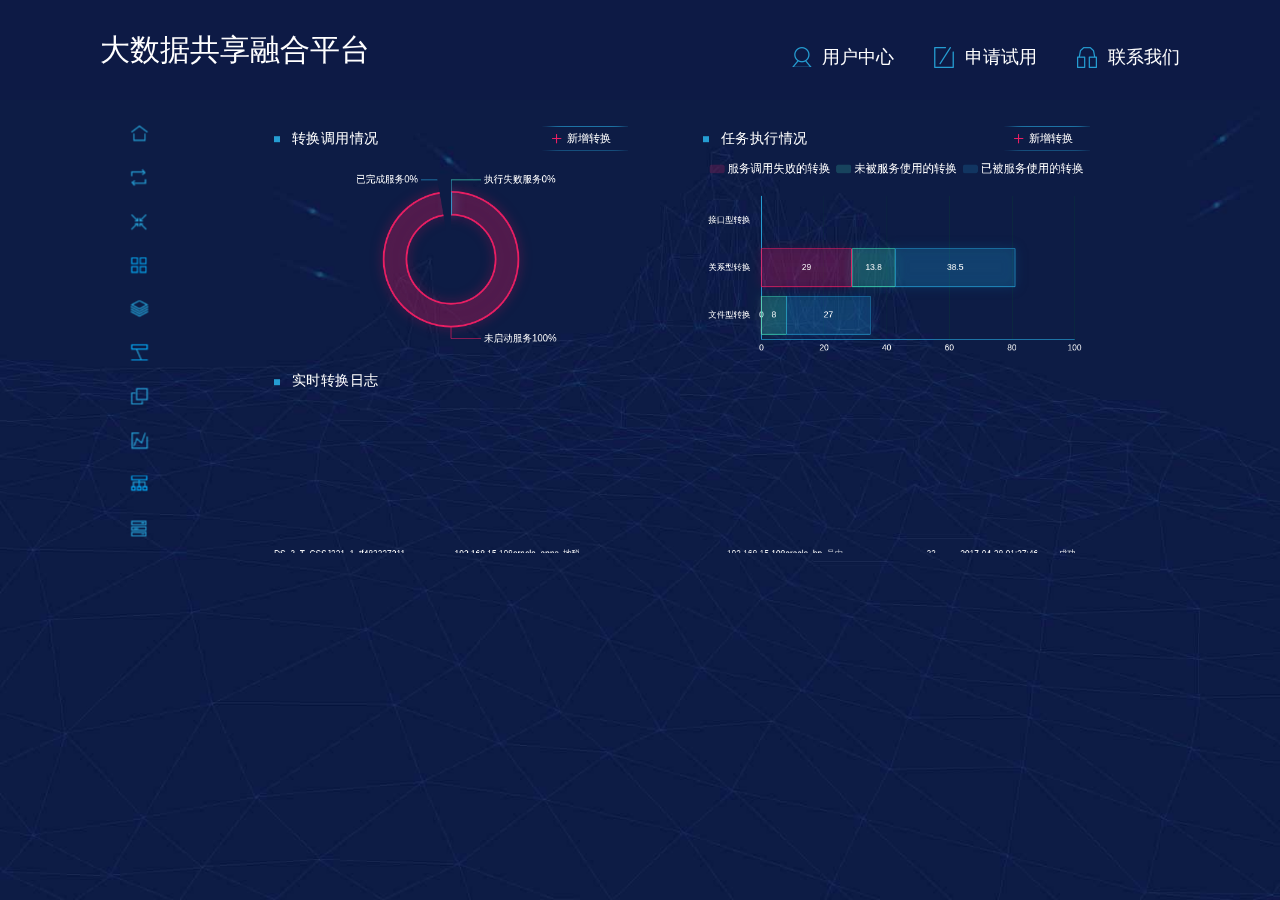
<file: ronghedc.html>
<!DOCTYPE html>

<html>
<head lang="en">
<!-- Meta -->
<meta http-equiv="Content-Type" content="text/html; charset=utf-8" />
<meta name="viewport" content="width=device-width, initial-scale=1.0" />
<meta http-equiv="X-UA-Compatible" content="IE=edge,chrome=1" />
<meta name="description" content="" />
<meta name="keywords" content="" />
<title>大数据共享融合平台</title>

<!-- CSS Global Compulsory-->
	<link rel="stylesheet" href="./newPageStyle/lib/css/bootstrap.min.css" />
	<link rel="stylesheet" href="./newPageStyle/lib/css/animate.css" />
	<link rel="stylesheet" href="./newPageStyle/lib/css/reset.css" />
<link rel="stylesheet" href="./newPageStyle/lib/css/dataProducts.css" />
<link rel="stylesheet" href="./newPageStyle/lib/css/platform.css" />
<!--[if lt IE 9]>
    <script src="https://oss.maxcdn.com/libs/html5shiv/3.7.0/html5shiv.js"></script>
    <script src="https://oss.maxcdn.com/libs/respond.js/1.3.0/respond.min.js"></script>
    <![endif]-->

	<script src="./jqueryResource/js/jquery.min.js"></script>
</head>
<body class="platform-bg">

<div>
	<script src="./jqueryResource/js/jquery.js"></script>
	<script src="./jqueryResource/js/jquery.json.js"></script>
	<script src="./jqueryResource/js/layer.js"></script>
	<script src="./jqueryResource/js/sea.js"></script>
	<script src="./jqueryResource/js/seajsConfig.js"></script>
	<script src="./jqueryResource/js/index.js"></script>
	<script src="./jqueryResource/js/jquery-ui.min.js"></script>
	<script src="./jqueryResource/js/jquery.ztree.all.min.js"></script>
	<script src="./jqueryResource/js/bootstrap.min.js"></script>
	<script src="./jqueryResource/js/jquery.twbsPagination.min.js"></script>
	<script src="./jqueryResource/js/jquery-ui.js"></script>
	<script src="./jqueryResource/js/catalog_menu_change.js"></script>
	<script src="./jqueryResource/js/base.js"></script>
</div>

<div class="header"></div>
<div>
 
    <div class="header">
        <a class="header-left-box fl" href="./login.html">
            <!-- <img src="/newPageCatalog/imgs/logo.png" class="logo fl"/> -->
            <h1 class="fl">大数据共享融合平台</h1>
		</a>
		<div class="header-right-box fr">
			<ul class="operation-box">
<!-- 				<li class="login-link"><a href="javascript:;" class="login-li-title"><p>
							<i class="icons icon-login"></i><span>登录</span>
						</p></a>
					<div class="login-box">
						<i class="login-box-arrow"></i>
						<div class="info-box">
							<h4 class="title">会员登录</h4>
							<p>
								<input type="text" placeholder="邮箱" class="fl loginName" />
							</p>
							<p>
								<input type="password" placeholder="密码" class="fl loginPwd" />
							</p>
							<p class="pr">
								<input type="text" placeholder="验证码" class="fl validateCode" /><span class="fr validateImg"><img
									src="/newPageStylenewPageCatalogteImg.png" class="fl" /></span>
							</p>
							<label class="prompt-txt">提示文字</label>
							<button type="button" class="fl loginBtn">登 录</button>
						</div>
					</div>
				</li> -->
				
				<li class="login-link userCenter">
					<a href="javascript:;" class="login-li-title"><p>
							<i class="icons icon-login"></i><span>用户中心</span>
						</p></a>
					<div class="login-box">
						<i class="login-box-arrow"></i>
						<div class="info-box">
							<div class="usercenter-info">
								<p>
									<i class="icons usericons1 fl"></i> <span id="showname" class="fl">用户名称：Aaron</span>
								</p>
								<p>
									<i class="icons usericons2 fl"></i> <span id="showorg" class="fl">用户单位：国税局</span>
								</p>
								<p>
									<i class="icons usericons3 fl"></i> <span id="showtime" class="fl">登陆时间：2017-03-30</span>
								</p>
							</div>
							<button type="button" class="fl loginBtn">
								<span class="fl" onclick="">系统管理</span><i class="icons usericons4 fl"></i>
							</button>
						</div>
					</div>
				</li>
	
                <li><a href="javascript:;" class="login-li-title"><i class="icons icon-applyfor"></i><span>申请试用</span></a></li>
                <li><a href="javascript:;" class="login-li-title"><i class="icons icon-contact"></i><span>联系我们</span></a></li>
                <!--<li><a href="javascript:;"><i class="icons icon-exit"></i><span>退出</span></a></li>-->
            </ul>
        </div>
    </div>
</div>

<!-- 从session中获取值 -->
<input type="hidden" id="uname" />
<input type="hidden" id="mygov" />
<input type="hidden" id="myloginTime" />
<script>
    var uname = 'root'; 
    var mygov = '\u5434\u4E2D\u533A'; 
    var myloginTime = '16:51:23'; 
    $("#uname").val(uname);
    $("#mygov").val(mygov);
    $("#myloginTime").val(myloginTime);
</script>
	
	<div class="content-box dataproducts-box">
		<div class="fl leftMenu-box"></div>
		<div>
	<ul class="left-menu-box">
		<li><a href="./login.html"><i class="menuicons menuicons-left1"></i><span class="menuspan">首页</span></a></li>
		<li><a href="./ronghedc.html"><i class="menuicons menuicons-left2"></i><span class="menuspan">共享交换</span></a></li>
		<li><a href="javascript:;"><i class="menuicons menuicons-left3"></i><span class="menuspan">数据采集</span></a></li>
		<li><a href="./rongherc.html"><i class="menuicons menuicons-left4"></i><span class="menuspan">资源目录</span></a></li>
		<li><a href="javascript:;"><i class="menuicons menuicons-left5"></i><span class="menuspan">数据标准化</span></a></li>
		<li><a href="./dataClean.html"><i class="menuicons menuicons-left6"></i><span class="menuspan">数据清洗</span></a></li>
		<li><a href="./dataFuse/index.html"><i class="menuicons menuicons-left7"></i><span class="menuspan">数据融合</span></a></li>
		<li><a href="javascript:;"><i class="menuicons menuicons-left8"></i><span class="menuspan">数据建模分析</span></a></li>
		<li><a href="./serviceGovernance.html"><i class="menuicons menuicons-left9"></i><span class="menuspan">服务治理</span></a></li>
		<li><a href="./dataProducts.html"><i class="menuicons menuicons-left10"></i><span class="menuspan">数据产品</span></a></li>
	</ul>
</div>
		
		<div class="fr content-right-box pr">
			<div class="fl arrow-box">
				<a href="javascript:;" class="arrow-left"><i class="icons icon-arrow-left-blue"></i></a>
			</div>
			<div class="fr arrow-box">
				<a href="javascript:;" class="arrow-right"><i class="icons icon-arrow-right-blue"></i></a>
			</div>
			<div class="fl content-main-box">
				<div class="chart-box clearfix mb55">
					<div class="fl chart-box-left">
						<div class="chart-title">
							<div class="fl chart-title-left">
								<i class="fl"></i>
								<h2 class="fl">转换调用情况</h2>
							</div>
							<a class="fr chart-title-right"> 
							<i class="icons2 add-icons-red fl"></i> 
							<!--<span class="fl" onclick="location.href='/dataCenter/datacenterTransf/list'">新增转换</span> -->
								<span class="fl" onclick="">新增转换</span>

								<i class="icons2 bg-top"></i>
							<i class="icons2 bg-bottom"></i>
							</a>
						</div>
						<div class="chart-content">
							<div id="pie" style="height: 330px; width: 100%;"></div>
							<!--<img src="chart/platform1.jpg" width="100%" height="265" />-->
						</div>
					</div>
					
					<div class="fr chart-box-right">
						<div class="chart-title">
							<div class="fl chart-title-left">
								<i class="fl"></i>
								<h2 class="fl">任务执行情况</h2>
							</div>
							<a class="fr chart-title-right"> <i class="icons2 add-icons-red fl"></i> 
							<span class="fl" onclick="">新增转换</span> <i class="icons2 bg-top"></i> <i class="icons2 bg-bottom"></i>
							</a>
						</div>
						<div class="chart-content clearfix">
							<div id="bar" style="height: 330px; width: 100%;"></div>
							<!--<img src="chart/platform2.jpg" width="523" height="287" />-->
						</div>
					</div>
				</div>
				
				<div class="list-box clearfix">
					<div class="fl chart-title-left clearfix mb40">
						<i class="fl"></i>
						<h2 class="fl">实时转换日志</h2>
					</div>
					<!-- 日志滚动图 -->
					<marquee direction="up" behavior="scroll" onmouseover="stop()" scrolldelay="500" onmouseout="start()">
						<div id="resourceForeplacedview" class="list-content"></div>
					</marquee>
				</div>

			</div>
			<div class="fl content-main-box" style="display: none;">
				<div class="chart-title">
					<div class="fl chart-title-left">
						<i class="fl"></i>
						<h2 class="fl">前置机状态</h2>
					</div>
					<div class="fr chart-title-right pr">
						<a class="fl"> <i onclick="location.href='/dataCenter/resourcePreManage'" class="icons2 add-icons-red fl"></i> 
						<span class="fl" onclick="location.href='/dataCenter/resourcePreManage'">新增节点</span>
						</a> <i class="icons2 bg-top"></i> <i class="icons2 bg-bottom"></i>
					</div>
				</div>
				<div class="chart-box">
					<!-- 需求供需排行榜图表 -->
					<!--<img src="chart/zyml4.jpg" width="100%" height="350"/>-->
					<div id="datacenter" style="width: 1134px; height: 730px; margin: 0 auto;"></div>
				</div>
			</div>
		</div>
	</div>

	<script src="./jqueryResource/js/public.js"></script>
	<script src="./jqueryResource/js/echarts.min.js"></script>
	
	<!-- 前置机状态图表所需文件 -->
	<script src="./jqueryResource/js/d3.js"></script>
	<script src="./jqueryResource/js/forceGuidanceChart.min.js"></script>
	<script src="./jqueryResource/js/switchChart.js"></script>
	
	<!-- platform页面js -->
	<script src="./jqueryResource/js/platform.js"></script>

	<script>
		$(function() {
	    	//用户中心
	    	var username =  $("#uname").val();
	    	var mygov2 =  $("#mygov").val();
	    	var myloginTime2 =  $("#myloginTime").val();
	    	console.info("username  "+ username);
	    	
	        $("#showname").text("用户名称："+username);
	        $("#showorg").text("用户单位："+mygov2);
	        $("#showtime").text("登录时间："+myloginTime2);
	    		    
			//饼图
			GiveParam1();
			//柱状图
			GiveParam2();
			//实时转换日志
			GiveParam();

			/* 前置机状态图表初始化 */
			setTimeout('GiveParamindexfirst(1)', 500);

			$('.arrow-box').click(function(event) {
				$('.content-main-box').toggle();
// 				var myChartPie = echarts.init(document.getElementById('pie'));
// 				myChartPie.setOption(option1);

// 				var myChartBar = echarts.init(document.getElementById('bar'));
// 				myChartBar.setOption(option2);
			//饼图
			GiveParam1();
			//柱状图
			GiveParam2();
			//实时转换日志
			GiveParam();

				/* 前置机状态图表初始化 */
				GiveParamindexfirst(1);

			});
		});
	</script>
</body>
</html>
</file>
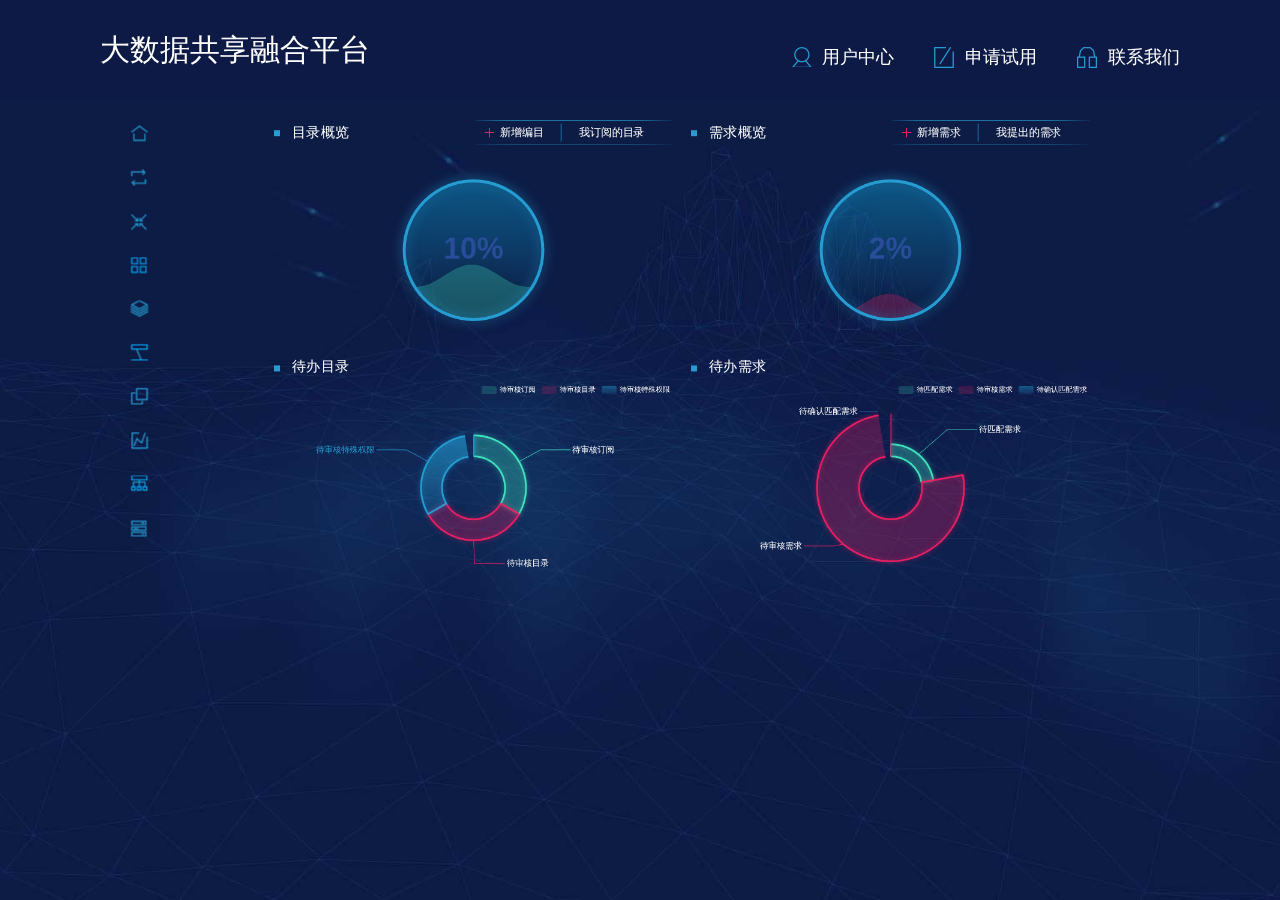
<file: rongherc.html>
<!DOCTYPE html>

<html>
<head lang="en">
    <!-- Meta -->
    <meta http-equiv="Content-Type" content="text/html; charset=utf-8" />
    <meta name="viewport" content="width=device-width, initial-scale=1.0" />
    <meta http-equiv="X-UA-Compatible" content="IE=edge,chrome=1" />
    <meta name="description" content="" />
    <meta name="keywords" content="" />
    <title>大数据共享融合平台</title>
    <!-- CSS Global Compulsory-->
   <link rel="stylesheet" href="./newPageStyle/lib/css/bootstrap.min.css" />
   <link rel="stylesheet" href="./newPageStyle/lib/css/animate.css" />
   <link rel="stylesheet" href="./newPageStyle/lib/css/reset.css" />
    
    <!--[if lt IE 9]>
    <script src="https://oss.maxcdn.com/libs/html5shiv/3.7.0/html5shiv.js"></script>
    <script src="https://oss.maxcdn.com/libs/respond.js/1.3.0/respond.min.js"></script>
    <![endif]-->
   <script src="./jqueryResource/js/jquery.min.js"></script>
</head>
<body class="rd-bg">

<div>
   <script src="./jqueryResource/js/jquery.js"></script>
   <script src="./jqueryResource/js/jquery.json.js"></script>
   <script src="./jqueryResource/js/layer.js"></script>
   <script src="./jqueryResource/js/sea.js"></script>
   <script src="./jqueryResource/js/seajsConfig.js"></script>
   <script src="./jqueryResource/js/index.js"></script>
   <script src="./jqueryResource/js/jquery-ui.min.js"></script>
   <script src="./jqueryResource/js/jquery.ztree.all.min.js"></script>
   <script src="./jqueryResource/js/bootstrap.min.js"></script>
   <script src="./jqueryResource/js/jquery.twbsPagination.min.js"></script>
   <script src="./jqueryResource/js/jquery-ui.js"></script>
   <script src="./jqueryResource/js/catalog_menu_change.js"></script>
   <script src="./jqueryResource/js/base.js"></script>
</div>

<div class="header"></div>
<div>

	<div class="header">
		<a class="header-left-box fl" href="./login.html">
		<!-- <img src="/newPageCatalog/imgs/logo.png" class="logo fl" /> -->
			<h1 class="fl">大数据共享融合平台</h1>
		</a>
		<div class="header-right-box fr">
			<ul class="operation-box">
<!-- 				<li class="login-link"><a href="javascript:;" class="login-li-title"><p>
							<i class="icons icon-login"></i><span>登录</span>
						</p></a>
					<div class="login-box">
						<i class="login-box-arrow"></i>
						<div class="info-box">
							<h4 class="title">会员登录</h4>
							<p>
								<input type="text" placeholder="邮箱" class="fl loginName" />
							</p>
							<p>
								<input type="password" placeholder="密码" class="fl loginPwd" />
							</p>
							<p class="pr">
								<input type="text" placeholder="验证码" class="fl validateCode" /><span class="fr validateImg"><img
									src="/newPageStylenewPageCatalogteImg.png" class="fl" /></span>
							</p>
							<label class="prompt-txt">提示文字</label>
							<button type="button" class="fl loginBtn">登 录</button>
						</div>
					</div>
				</li> -->
				
				<li class="login-link userCenter">
					<a href="javascript:;" class="login-li-title"><p>
							<i class="icons icon-login"></i><span>用户中心</span>
						</p></a>
					<div class="login-box">
						<i class="login-box-arrow"></i>
						<div class="info-box">
							<div class="usercenter-info">
								<p>
									<i class="icons usericons1 fl"></i> <span id="showname" class="fl">用户名称：Aaron</span>
								</p>
								<p>
									<i class="icons usericons2 fl"></i> <span id="showorg" class="fl">用户单位：国税局</span>
								</p>
								<p>
									<i class="icons usericons3 fl"></i> <span id="showtime" class="fl">登陆时间：2017-03-30</span>
								</p>
							</div>
							<button type="button" class="fl loginBtn">
								<span class="fl" onclick="">系统管理</span><i class="icons usericons4 fl"></i>
							</button>
						</div>
					</div>
				</li>
				
				<li><a href="javascript:;" class="login-li-title"><i class="icons icon-applyfor"></i><span>申请试用</span></a></li>
				<li><a href="javascript:;" class="login-li-title"><i class="icons icon-contact"></i><span>联系我们</span></a></li>
				<!--<li><a href="javascript:;"><i class="icons icon-exit"></i><span>退出</span></a></li>-->
			</ul>
		</div>
	</div>
</div>

<!-- 从session中获取值 -->
<input type="hidden" id="uname" />
<input type="hidden" id="mygov" />
<input type="hidden" id="myloginTime" />
<script>
    var uname = 'root'; 
    var mygov = '\u5434\u4E2D\u533A'; 
    var myloginTime = '16:51:23'; 
    $("#uname").val(uname);
    $("#mygov").val(mygov);
    $("#myloginTime").val(myloginTime);
</script>

<div class="content-box">
    <div class="fl leftMenu-box"></div>
    <div>
	<ul class="left-menu-box">
     <li><a href="./login.html"><i class="menuicons menuicons-left1"></i><span class="menuspan">首页</span></a></li>
     <li><a href="./ronghedc.html"><i class="menuicons menuicons-left2"></i><span class="menuspan">共享交换</span></a></li>
     <li><a href="javascript:;"><i class="menuicons menuicons-left3"></i><span class="menuspan">数据采集</span></a></li>
     <li><a href="./rongherc.html"><i class="menuicons menuicons-left4"></i><span class="menuspan">资源目录</span></a></li>
     <li><a href="javascript:;"><i class="menuicons menuicons-left5"></i><span class="menuspan">数据标准化</span></a></li>
     <li><a href="./dataClean.html"><i class="menuicons menuicons-left6"></i><span class="menuspan">数据清洗</span></a></li>
     <li><a href="./dataFuse/index.html"><i class="menuicons menuicons-left7"></i><span class="menuspan">数据融合</span></a></li>
     <li><a href="javascript:;"><i class="menuicons menuicons-left8"></i><span class="menuspan">数据建模分析</span></a></li>
     <li><a href="./serviceGovernance.html"><i class="menuicons menuicons-left9"></i><span class="menuspan">服务治理</span></a></li>
     <li><a href="./dataProducts.html"><i class="menuicons menuicons-left10"></i><span class="menuspan">数据产品</span></a></li>
	</ul>
</div>
    <div class="fr content-right-box pr">
        <div class="fl arrow-box"><a href="javascript:;" class="arrow-left"><i class="icons icon-arrow-left-blue"></i></a></div>
        <div class="fr arrow-box"><a href="javascript:;" class="arrow-right"><i class="icons icon-arrow-right-blue"></i></a></div>
        <div class="content-main-box">
            <div class="row">
                <div class="col-lg-6">
                    <div class="clearfix chart-title">
                        <div class="fl chart-title-left">
                            <i class="fl"></i>
                            <h2 class="fl">目录概览</h2>
                        </div>
                        <div class="fr chart-title-right-long pr">
                            <a class="fl chart-title-right">
                                <i class="icons2 add-icons-red fl"></i>
                                <!--<span class="fl" onclick="location.href='/catalog/basic/getAllCatalogBasic'">新增编目</span>-->
                               <span class="fl" onclick="">新增编目</span>
                            </a>
                            <a class="fl chart-title-right bl-line">
                                <span class="fl" onclick="">我订阅的目录</span>
                            </a>
                            <i class="icons2 bg-top-long"></i>
                            <i class="icons2 bg-bottom-long"></i>
                        </div>
                    </div>
                    <div class="chart-box">
                        <!-- 目录概览图表 -->
                        <!--<img src="chart/rd1.jpg" width="630" height="330"/>-->
                        <div id="bar5" style="width:100%;height: 330px;"></div>
                    </div>
                </div>
                <div class="col-lg-6">
                    <div class="clearfix chart-title">
                        <div class="fl chart-title-left">
                            <i class="fl"></i>
                            <h2 class="fl">需求概览</h2>
                        </div>
                        <div class="fr chart-title-right-long pr">
                            <a class="fl chart-title-right">
                                <i class="icons2 add-icons-red fl"></i>
                                <span class="fl" onclick="">新增需求</span>
                            </a>
                            <a class="fl chart-title-right bl-line">
                                <span class="fl" onclick="">我提出的需求</span>
                            </a>
                            <i class="icons2 bg-top-long"></i>
                            <i class="icons2 bg-bottom-long"></i>
                        </div>
                    </div>
                    <div class="chart-box">
                        <!-- 需求概览图表 -->
                        <!--<img src="chart/rd2.jpg" width="630" height="330"/>-->
                        <div id="bar6" style="width:100%;height: 330px;"></div>
                    </div>
                </div>
            </div>
            <div class="row">
                <div class="col-lg-6">
                    <div class="clearfix chart-title-left">
                        <i class="fl"></i>
                        <h2 class="fl">待办目录</h2>
                    </div>
                    <div class="chart-box">
                        <!-- 待办目录图表 -->
                        <!--<img src="chart/rd3.jpg" width="630" height="350"/>-->
                        <div id="bar7" style="width:100%;height: 350px;"></div>
                    </div>
                </div>
                <div class="col-lg-6">
                    <div class="clearfix chart-title-left">
                        <i class="fl"></i>
                        <h2 class="fl">待办需求</h2>
                    </div>
                    <div class="chart-box">
                        <!-- 待办需求图表 -->
                        <!--<img src="chart/rd4.jpg" width="630" height="350"/>-->
                        <div id="bar8" style="width:100%;height: 350px;"></div>
                    </div>
                </div>
            </div>
        </div>
        <div class="content-main-box" style="display: none;">
            <div class="row">
                <div class="col-lg-6">
                    <div class="clearfix chart-title">
                        <div class="fl chart-title-left">
                            <i class="fl"></i>
                            <h2 class="fl">目录供需统计</h2>
                        </div>
                    </div>
                    <div class="chart-box">
                        <!-- 目录供需统计图表 -->
                        <!--<img src="chart/zyml1.jpg" width="100%" height="350"/>-->
                        <div id="bar3" style="width:500px;height: 350px;"></div>
                    </div>
                </div>
                <div class="col-lg-6">
                    <div class="clearfix chart-title-left">
                        <i class="fl"></i>
                        <h2 class="fl">需求供需统计</h2>
                    </div>
                    <div class="chart-box">
                        <!-- 需求供需统计图表 -->
                        <!--<img src="chart/zyml1.jpg" width="100%" height="350"/>-->
                        <div id="bar4" style="width:500px;height: 350px;"></div>
                    </div>
                </div>
            </div>
            <div class="row">
                <div class="col-lg-6">
                    <div class="clearfix chart-title">
                        <div class="fl chart-title-left">
                            <i class="fl"></i>
                            <h2 class="fl">目录供需排行榜</h2>
                        </div>
                        <div class="fr">
                            <div class="fl radio-box">
                                <input type="radio" id="directory1" name="directory" class="regular-radio" checked="checked" />
                                <label for="directory1"><i class="fl"></i><span class="fl">按我订阅的目录数量排</span></label>
                            </div>
                            <div class="fl radio-box">
                                <input type="radio" id="directory2" name="directory" class="regular-radio" />
                                <label for="directory2"><i class="fl"></i><span class="fl">按委办局目录总量排</span></label>
                            </div>
                        </div>
                    </div>
                    <div class="chart-box">
                        <!-- 目录供需排行榜图表 -->
                        <!--<img src="chart/zyml3.jpg" width="100%" height="350"/>-->
                        <div id="bar1" style="width:100%;height: 350px;"></div>
                    </div>
                </div>
                <div class="col-lg-6">
                    <div class="clearfix chart-title">
                        <div class="fl chart-title-left">
                            <i class="fl"></i>
                            <h2 class="fl">需求供需排行榜</h2>
                        </div>
                        <div class="fr">
                            <div class="fl radio-box">
                                <input type="radio" id="demand1" name="demand" class="regular-radio" checked="checked" />
                                <label for="demand1"><i class="fl"></i><span class="fl">按我提出的需求数量排</span></label>
                            </div>
                            <div class="fl radio-box">
                                <input type="radio" id="demand2" name="demand" class="regular-radio" />
                                <label for="demand2"><i class="fl"></i><span class="fl">按委办局匹配的需求排</span></label>
                            </div>
                        </div>
                    </div>
                    <div class="chart-box">
                        <!-- 需求供需排行榜图表 -->
                        <!--<img src="chart/zyml4.jpg" width="100%" height="350"/>-->
                        <div id="bar2" style="width:100%;height: 350px;"></div>
                    </div>
                </div>
            </div>
        </div>
    </div>
</div>
<script src="./jqueryResource/js/public.js"></script>
<script src="./jqueryResource/js/echarts.min.js"></script>
<script src="./jqueryResource/js/echarts-liquidfill.min.js"></script>
<script src="./jqueryResource/js/resourceDirectory.js"></script>
<script>
    $(function(){
    	//用户中心
    	var username =  $("#uname").val();
    	var mygov2 =  $("#mygov").val();
    	var myloginTime2 =  $("#myloginTime").val();
    	console.info("username  "+ username);
    	
        $("#showname").text("用户名称："+username);
        $("#showorg").text("用户单位："+mygov2);
        $("#showtime").text("登录时间："+myloginTime2);
    		
    	
    	//目录排行
    	GiveParam1();
    	//需求排行
    	GiveParam2();
    	//供需关系
    	GiveParam3();
    	//需求供需
    	GiveParam4();
    	//目录概览
    	GiveParam5();
    	//需求概览
    	GiveParam6();
    	//待办目录
    	GiveParam7();
    	//待办需求
    	GiveParam8();
    	
        $('.arrow-box').click(function(event) {
            $('.content-main-box').toggle();
            var myChartPie = echarts.init(document.getElementById('bar1'));
            myChartPie.setOption(optiona1);

            var myChartBar = echarts.init(document.getElementById('bar2'));
            myChartBar.setOption(optiona2);

            var myChart3 = echarts.init(document.getElementById('bar3'));
            myChart3.setOption(optiona3);

            var myChart4 = echarts.init(document.getElementById('bar4'));
            myChart4.setOption(optiona4);

            var myChart5 = echarts.init(document.getElementById('bar5'));
            myChart5.setOption(optiona5);

            var myChart6 = echarts.init(document.getElementById('bar6'));
            myChart6.setOption(optiona6);

            var myChart7 = echarts.init(document.getElementById('bar7'));
            myChart7.setOption(optiona7);

            var myChart8 = echarts.init(document.getElementById('bar8'));
            myChart8.setOption(optiona8);

        });
    });
</script>

</body>
</html>
</file>
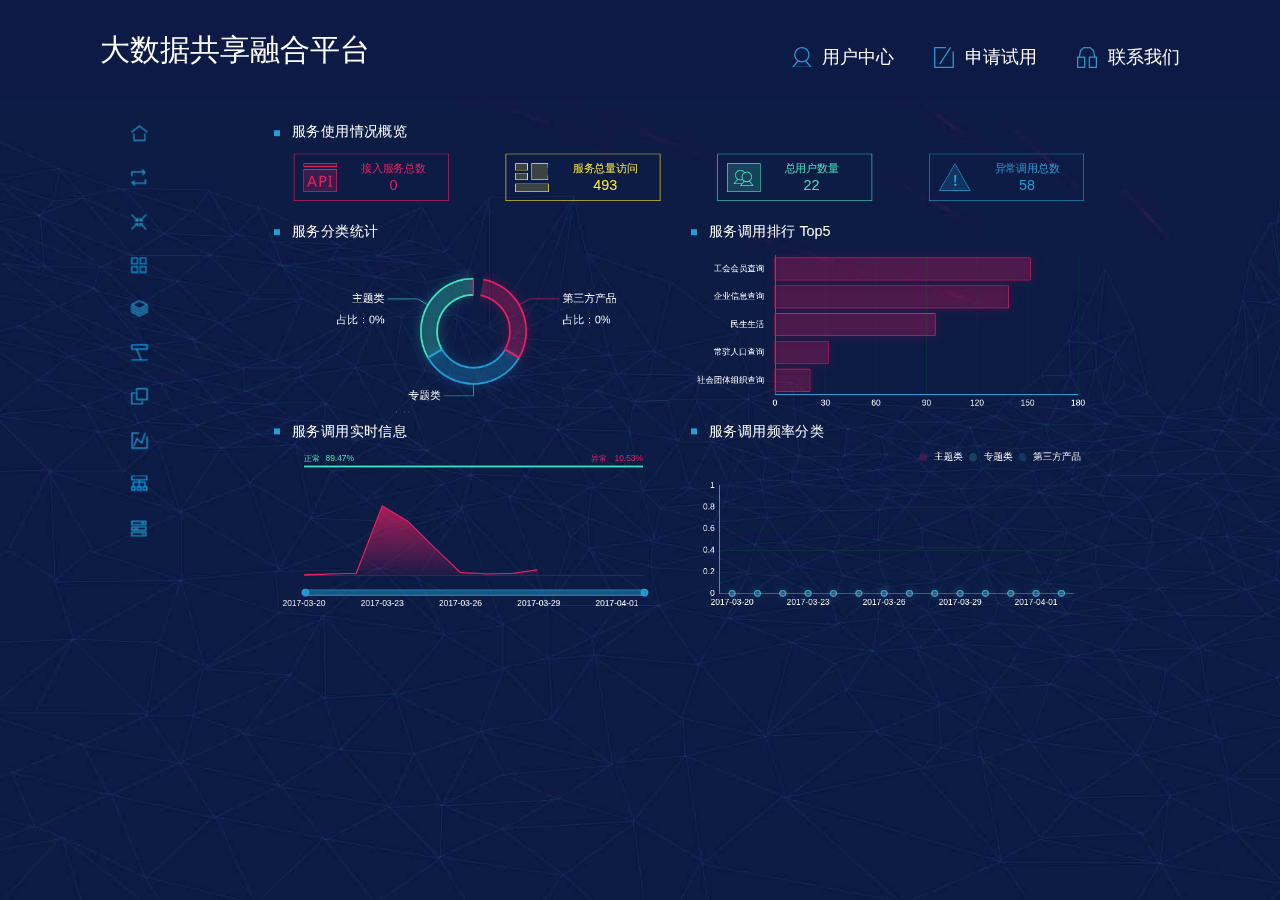
<file: serviceGovernance.html>
<!DOCTYPE html>

<html>
<head lang="en">

    <meta http-equiv="Content-Type" content="text/html; charset=utf-8" />
    <meta name="viewport" content="width=device-width, initial-scale=1.0" />
    <meta http-equiv="X-UA-Compatible" content="IE=edge,chrome=1" />
    <meta name="description" content="" />
    <meta name="keywords" content="" />
    <link rel="stylesheet" href="./newPageStyle/lib/css/bootstrap.min.css" />
    <link rel="stylesheet" href="./newPageStyle/lib/css/animate.css" />
    <link rel="stylesheet" href="./newPageStyle/lib/css/reset.css" />

    <!-- Meta -->
    <!-- <meta http-equiv="Content-Type" content="text/html; charset=utf-8" ></meta>
    <meta name="viewport" content="width=device-width, initial-scale=1.0" ></meta>
    <meta http-equiv="X-UA-Compatible" content="IE=edge,chrome=1"></meta>
    <meta name="description" content="" ></meta>
    <meta name="keywords" content="" ></meta> -->
    <title>大数据共享融合平台</title>
    <!-- CSS Global Compulsory-->
<!--     <link rel="stylesheet" href="/newPageStyle/lib/css/bootstrap.min.css" th:href="@{/newPageStyle/lib/css/bootstrap.min.css}" />
    <link rel="stylesheet" href="/newPageStyle/lib/css/animate.css" th:href="@{/newPageStyle/lib/css/animate.css}" />
    <link rel="stylesheet" href="/newPageStyle/lib/css/reset.css" th:href="@{/newPageStyle/lib/css/reset.css}" /> -->
    <link rel="stylesheet" href="./newPageStyle/lib/css/serviceGovernance.css" />
    <!--[if lt IE 9]>
    <script src="https://oss.maxcdn.com/libs/html5shiv/3.7.0/html5shiv.js"></script>
    <script src="https://oss.maxcdn.com/libs/respond.js/1.3.0/respond.min.js"></script>
    <![endif]-->
    <script src="./newPageStyle/lib/js/jquery.min.js"></script>
</head>
<body class="serviceGovernance-bg">

<div class="header">
<div>


	<div class="header">
		<a class="header-left-box fl" href="./login.html"> <!-- <img src="/styleResource/img/homeImg/imgs/logo.png" class="logo fl" /> -->
			<h1 class="fl">大数据共享融合平台</h1>
		</a>
		<div class="header-right-box fr">
			<ul class="operation-box">
				<li class="login-link loginBox"><a href="javascript:;" class="login-li-title"><p>
							<!--<i class="icons icon-login"></i><span>登录</span>-->
						</p></a>
					<div class="login-box">
						<i class="login-box-arrow"></i>
						<div class="info-box">
							<form method="post" id="loginform" class="loginCon">
								<h4 class="title">会员登录</h4>
								<p>
									<input name="username" id="username" type="text" placeholder="用户名" class="fl loginName" />
								</p>
								<p>
									<input name="password" id="password" type="password" placeholder="密码" class="fl loginPwd" />
								</p>
								<!-- <p class="pr"><input name="validateCode"  id="validateCode" type="text" placeholder="验证码" class="fl validateCode" /><span class="fr validateImg"><img src="styleResource/img/homeImg/imgs/validateImg.png" class="fl"/></span></p> -->
								<p class="pr">
									<input name="validateCode" id="input" placeholder="验证码" type="text" class="fl validateCode" style="width: 95px" /><input type="text" class="fl validateCode" style="background-repeat: no-repeat; background-image: url(./styleResource/img/homeImg/imgs/checkcode-bg.png); font-size: 22px; font-weight: bold; letter-spacing: 2px; cursor: pointer; width: 125px" id="code" onclick="thisCreateCode()" />
								</p>
								<label class="prompt-txt" id="checkMsg"></label>
								<button type="button" class="fl loginBtn" onclick="loginzheng();">登 录</button>
							</form>
						</div>
					</div></li>
				<li class="login-link userCenter" style="display: none;"><a href="javascript:;" class="login-li-title"><p>
							<i class="icons icon-login"></i><span>用户中心</span>
						</p></a>
					<div class="login-box">
						<i class="login-box-arrow"></i>
						<div class="info-box">
							<div class="usercenter-info">
								<p>
									<i class="icons usericons1 fl"></i> <span id="showname" class="fl">用户名称：Aaron</span>
								</p>
								<p>
									<i class="icons usericons2 fl"></i> <span id="showorg" class="fl">用户单位：国税局</span>
								</p>
								<p>
									<i class="icons usericons3 fl"></i> <span id="showtime" class="fl">登陆时间：2017-03-30</span>
								</p>
							</div>
							<button type="button" class="fl loginBtn">
								<span class="fl" onclick="">系统管理</span><i class="icons usericons4 fl"></i>
							</button>
						</div>
					</div></li>
				<li><a href="javascript:;" class="login-li-title"><i class="icons icon-applyfor"></i><span>申请试用</span></a></li>
				<li><a href="javascript:;" class="login-li-title"><i class="icons icon-contact"></i><span>联系我们</span></a></li>
				<!--<li><a href="javascript:;"><i class="icons icon-exit"></i><span>退出</span></a></li>-->
			</ul>
		</div>
	</div>
	<!-- 从session中获取值 -->
<input type="hidden" id="uname" />
<input type="hidden" id="mygov" />
<input type="hidden" id="myloginTime" />

	<script type="text/javascript">
	
	
	
		document.onkeydown = function(event) {
			e = event ? event : (window.event ? window.event : null);
			if (e.keyCode == 13) {
				//执行的方法 
				loginzheng();
			}
		}
		/* function keyLogin(e){
		 var curKey = e.which; 
		 if (curKey ==13)  //回车键的键值为13
		 loginzheng();
		 } */
		function loginzheng() {
			// 判断验证码
			var label = document.getElementById("checkMsg");
			if (!validate()) {
				label.innerText = "验证码输入错误！";
				return;
			}
			label.innerText = "登录中";
			//add 判断用户登录错误的判断
			var userName = $("#username").val();
			var password = $("#password").val();
			$.ajax({
				url : '/sysUser/loginerror',
				type : 'post',
				data : {
					'userName' : userName,
					'password' : password
				},
				success : function(result) {

					stepLogList = result.type;
					//		alert(result.type)
					$("#loginform").attr("action", "/login");
					$("#loginform").submit();
				}
			})
			//add 判断用户登录错误的判断

			//return false;

		}
		 
		 var uname = 'root'; 
	    var mygov = '\u5434\u4E2D\u533A'; 
	    var myloginTime = '15:15:06';
	    $("#uname").val(uname);
	    $("#mygov").val(mygov);
	    $("#myloginTime").val(myloginTime);
	</script>
<script src="./newPageStyle/newlogin.js"></script>
</div>
</div>
<!-- <div th:include="newPage/include/header :: header"></div> -->

<div class="content-box dataproducts-box">
    <div class="fl leftMenu-box">
    	<div>
	<ul class="left-menu-box">
     <li><a href="./login.html"><i class="menuicons menuicons-left1"></i><span class="menuspan">首页</span></a></li>
     <li><a href="./ronghedc.html"><i class="menuicons menuicons-left2"></i><span class="menuspan">共享交换</span></a></li>
     <li><a href="javascript:;"><i class="menuicons menuicons-left3"></i><span class="menuspan">数据采集</span></a></li>
     <li><a href="./rongherc.html"><i class="menuicons menuicons-left4"></i><span class="menuspan">资源目录</span></a></li>
     <li><a href="javascript:;"><i class="menuicons menuicons-left5"></i><span class="menuspan">数据标准化</span></a></li>
     <li><a href="./dataClean.html"><i class="menuicons menuicons-left6"></i><span class="menuspan">数据清洗</span></a></li>
     <li><a href="./dataFuse/index.html"><i class="menuicons menuicons-left7"></i><span class="menuspan">数据融合</span></a></li>
     <li><a href="javascript:;"><i class="menuicons menuicons-left8"></i><span class="menuspan">数据建模分析</span></a></li>
     <li><a href="./serviceGovernance.html"><i class="menuicons menuicons-left9"></i><span class="menuspan">服务治理</span></a></li>
     <li><a href="./dataProducts.html"><i class="menuicons menuicons-left10"></i><span class="menuspan">数据产品</span></a></li>
	</ul>
</div>
    </div>
    <div class="fr content-right-box pr">
        <div class="content-main-box">
            <div class="row">
                <div class="col-lg-12">
                    <div class="clearfix chart-title-left">
                        <i class="fl"></i>
                        <h2 class="fl">服务使用情况概览</h2>
                    </div>
                    <div class="clearfix service-box">
                        <div class="fl fwBox col-md-3">
                            <div class="fwIcon"></div>
                        	<a href="/serviceList">
	                            <div class="fwInfo" style="color: #e91f63;">
	                                <p class="title">接入服务总数</p>
	                                <p class="num" id="serviceNum">276</p>
	                            </div>
                           	</a>
                        </div>
                        <div class="fl fwBox col-md-3">
                            <div class="fwIcon"></div>
                            <a href="/logList">
	                            <div class="fwInfo" style="color: #ffeb3b;">
	                                <p class="title">服务总量访问</p>
	                                <p class="num" id="logNum">76</p>
	                            </div>
                            </a>
                        </div>
                        <div class="fl fwBox col-md-3">
                            <div class="fwIcon"></div>
                            <a href="/serviceList">
	                            <div class="fwInfo" style="color: #41e3bf;">
	                                <p class="title">总用户数量</p>
	                                <p class="num" id="userNum">3586</p>
	                            </div>
                            </a>
                        </div>
                        <div class="fl fwBox col-md-3">
                            <div class="fwIcon"></div>
                            <a href="/logList">
	                            <div class="fwInfo" style="color: #259dd2;">
	                                <p class="title">异常调用总数</p>
	                                <p class="num" id="logFailNum">1740</p>
	                            </div>
                            </a>
                        </div>
                    </div>
                </div>
            </div>
            <div class="row">
                <div class="col-lg-6">
                    <div class="chart-title">
                        <div class="fl chart-title-left">
                            <i class="fl"></i>
                            <h2 class="fl">服务分类统计</h2>
                        </div>
                    </div>
                    <div class="chart-box">
                        <!-- 服务分类统计 -->
                        <!--<img src="chart/zyml3.jpg" width="100%" height="350"/>-->
                        <div id="pie" style="width:100%;height: 270px;"></div>
                    </div>
                </div>
                <div class="col-lg-6">
                    <div class="chart-title">
                        <div class="fl chart-title-left">
                            <i class="fl"></i>
                            <h2 class="fl">服务调用排行 Top5</h2>
                        </div>
                    </div>
                    <div class="chart-box">
                        <!-- 服务调用排行 -->
                        <!--<img src="chart/zyml4.jpg" width="100%" height="350"/>-->
                        <div id="line" style="width:100%;height: 270px;"></div>
                    </div>
                </div>
            </div>
            <div class="row">
                <div class="col-lg-6">
                    <div class="chart-title">
                        <div class="fl chart-title-left">
                            <i class="fl"></i>
                            <h2 class="fl">服务调用实时信息</h2>
                        </div>
                    </div>
                    <div class="chart-box">
                        <div class="clearfix line2-txt">
                            <span class="fl color-green">正常 &nbsp;<span id="successCall"> 30%</span></span>
                            <span class="fr color-red">异常 &nbsp; <span id="faliCall"> 30%</span></span>
                        </div>
                        <!-- 服务调用实时信息 -->
                        <!--<img src="chart/service1.jpg" width="100%" height="250"/>-->
                        <div id="line2" style="width:100%;height: 240px;"></div>
                    </div>
                </div>
                <div class="col-lg-6">
                    <div class="chart-title">
                        <div class="fl chart-title-left">
                            <i class="fl"></i>
                            <h2 class="fl">服务调用频率分类</h2>
                        </div>
                    </div>
                    <div class="chart-box">
                        <!-- 服务调用频率分类 -->
                        <!--<img src="chart/zyml4.jpg" width="100%" height="350"/>-->
                        <div id="scatter" style="width:100%;height: 270px;"></div>
                    </div>
                </div>
            </div>
        </div>
    </div>
</div>

<script src="./newPageStyle/lib/js/echarts.min.js"></script>
<script src="./newPageStyle/lib/js/serviceGovernance.js"></script>
</body>
</html>
</file>
<file: fusion/css/dataFuse.css>
.red-bg{
    overflow: auto !important;
}
.fuse-container{
    width:1365px;
    margin:0px auto;
    text-align: center;
    position: relative;
}
.fuse-container .f-left{
    float: left;
}
.fuse-container  .num{
    color:#e91f63;
    font-size: 36px;
    vertical-align: top;
    font-weight: bold;
    padding-left: 20px;
}
.fuse-container .arrows{
    background: url(../imgs/dataFuse/arrows.png) repeat-x;
    width: 300px;
    height: 40px;
    margin:0px auto;
}
.fuse-container .b-arrows{
    background-position: 0px 8px;
    -webkit-animation: arrowsDown-b 1.1s infinite cubic-bezier(0.4, 0, 1, 1);
    -o-animation: arrowsDown-b 1.1s infinite cubic-bezier(0.4, 0, 1, 1);
    animation: arrowsDown-b 1.1s infinite cubic-bezier(0.4, 0, 1, 1);
}
.fuse-container .g-arrows{
    background-position: 0px -124px;
    -webkit-animation: arrowsDown-g 1.1s infinite cubic-bezier(0.4, 0, 1, 1);
    -o-animation: arrowsDown-g 1.1s infinite cubic-bezier(0.4, 0, 1, 1);
    animation: arrowsDown-g 1.1s infinite cubic-bezier(0.4, 0, 1, 1);
}
.fuse-container .y-arrows{
    background-position: 0px -247px;
    -webkit-animation: arrowsDown-y 1.1s infinite cubic-bezier(0.4, 0, 1, 1);
    -o-animation: arrowsDown-y 1.1s infinite cubic-bezier(0.4, 0, 1, 1);
    animation: arrowsDown-y 1.1s infinite cubic-bezier(0.4, 0, 1, 1);
}

.fuse-container .source-title{
    width:300px;
    height:55px;
    line-height: 50px;
    font-size: 24px;
    color: #ffffff;
    border:3px solid #259dd2;
    margin:0px auto;
}
.fuse-container .source{
    margin-top: 20px;
    background: url(../imgs/dataFuse/bg-1.png) no-repeat;
    height: 144px;
    position: relative;
    z-index: -1;
}
.fuse-container .source .v-line
{
    width: 965px;
    border-bottom: 1px solid #259dd2;
    position: absolute;
    bottom: 18px;
    left: 123px;
}
.fuse-container .source .part{
    margin-top: 15px;
    position: relative;
}
.fuse-container .source .part .l-line{
    border-left:1px solid #259dd2;
    height: 30px;
    position: absolute;
    transform: rotate(30deg);
    bottom: -25px;
    z-index: -1;
}
.fuse-container .source .part .l-l1{
    left: 130px;
}
.fuse-container .source .part .l-l2{
    left: 100px;
}
.fuse-container .source .part .l-l3{
    left: 65px;
}
.fuse-container .source .part .l-l4{
    left: 50px;
}
.fuse-container .source  .p1{
    padding-left: 100px;
}
.fuse-container .source  .p2{
    padding-left: 70px;
}
.fuse-container .source .p3{
    padding-left: 30px;
}
.fuse-container .source .part .pad{
    padding-left: 15px;
}
.fuse-container .source .part span{
    display: block;
    font-size: 18px;
    color: #259dd2;
}
.fuse-container .source .part span.weight{
    font-weight: bold;
}
.fuse-container .source .part span.color{
   color:#e91f63;
}
.fuse-container .source-title2{
    width:300px;
    height:40px;
    line-height: 40px;
    font-size: 18px;
    color: #259dd2;
    border:1px solid #259dd2;
    margin:0px auto;
    margin-top:-28px;
    background-color: #000;
}
.fuse-container .source-title2 .num{
    font-size: 18px;
}

.fuse-container .pos{
    position: relative;
}
.fuse-container .task-title{
    width:300px;
    height:60px;
    line-height: 54px;
    font-size: 24px;
    color: #41e3bf;
    border:3px solid #41e3bf;
    margin:0px auto;
}
.fuse-container .task-operate{
    background: url('../imgs/dataFuse/line-bg.png') no-repeat;
    height: 48px;
    width: 294px;
    position: absolute;
    right:30px;
    top:0px;
}
.fuse-container .task-operate a{
    width: 48%;
    font-size:18px;
    line-height: 48px;
}
.fuse-container .task-operate a:hover{opacity: 0.8;}
.fuse-container .task-operate a.look{
   color:#d52160;
    margin-left: 15px;
    margin-right: 20px;
}
.fuse-container .task-operate a.add{
    color:#41e3bf;
}
.fuse-container .task-operate a.add:hover i{
    transform: rotate(270deg);
    -webkit-transition: all .5s;
    -moz-transition: all .5s;
    -ms-transition: all .5s;
    -o-transition: all .5s;
    transition: all .5s;
}
.fuse-container .task-operate .add .icons-red {
    background: url(../imgs/icons2.png) no-repeat -222px -2px;
    display: inline-block;
    width: 17px;
    height: 17px;
    margin: 12px 10px 0 15px;
    -webkit-transition: all .5s;
    -moz-transition: all .5s;
    -ms-transition: all .5s;
    -o-transition: all .5s;
    transition: all .5s;
}
.fuse-container .task{
    background: url(../imgs/dataFuse/bg-2.png) no-repeat;
    height:145px;
    margin-top:10px;
}
.fuse-container .task .part{
    margin-top: 15px;
}
.fuse-container .task .p1{
    padding-left:100px;
}
.fuse-container .task .p2{
    padding-left:60px;
}
.fuse-container .task .part span{
    display: block;
    font-size:18px;
    color:#41e3bf;
}
.fuse-container .task .part .left{
    width:125px;
    border:1px solid #41e3bf;
    height:100px;
    position: relative;
}
.fuse-container .task .part .left .triangle{
    position: absolute;
    left: 2px;
    top: 2px;
    border-left: 7px solid #41e3bf;
    border-top: 7px solid #41e3bf;
    border-right: 7px solid transparent;
    border-bottom: 7px solid transparent;
}
.fuse-container .task .part .left .margin{
    margin-top: 13px;
}
.fuse-container .task .part .left .color {
    color:#e91f63;
    font-size: 36px;
}
.fuse-container .task .part .right{
    width:210px;
    border:1px solid #41e3bf;
    height:100px;
}
.fuse-container .task .part  ul{
    list-style:initial;
    font-size:18px;
    color:#41e3bf;
    margin-left: 50px;
    margin-top: 10px;
}
.fuse-container .task .part  ul li{
    text-align: left;
}

.fuse-container .target{
    background: url(../imgs/dataFuse/bg-3.png) no-repeat;
    height:140px;
    width: 820px;
    margin:0px auto;
    margin-top:10px;
}
.fuse-container .target-title{
    width:300px;
    height:60px;
    line-height: 54px;
    font-size: 24px;
    color: #ffeb3b;
    border:3px solid #ffeb3b;
    margin:0px auto;
}
.fuse-container .target .part{
    margin-top:15px;
}
.fuse-container .target .part .pad{
    padding-left: 15px;
    text-align: left;
}
.fuse-container .target .p1{
    padding-left:150px;
}
.fuse-container .target .p2{
    padding-left:40px;
}
.fuse-container .target .part span{
    display: block;
    font-size: 18px;
    color: #ffeb3b;
}
.fuse-container .target .part span.weight{
    font-weight: bold;
}
.fuse-container .target .part span.color{
    color:#e91f63;
}

.fuse-container .result{
    margin:0px auto;
    font-size: 24px;
    width:350px;
    margin-top:15px;
    margin-bottom:40px;
}
.fuse-container .result .f{
    border:1px solid #e91f63;
    height:5px;
    width: 70px;
    margin-bottom: 2px;
}
.fuse-container .result .s{
    border:1px solid #e91f63;
    height:38px;
    line-height:38px;
    width: 70px;
    background-color: rgba(233,31,99,.2);
    color:#e91f63;
}
.fuse-container .result .right{
    margin-left:25px;
    color:#ffffff;
    line-height: 38px;
}
.fuse-container .result .right .num{
    color:#e91f63;
    font-size: 30px;
    padding-left:0px;
}

@-webkit-keyframes arrowsDown-b {
    0% {  background-position: 0px -22px;opacity:0;  }
    100% {  background-position: 0px 44px;opacity:1;  }
}
@-moz-keyframes arrowsDown-b {
    0% {  background-position: 0px -22px; opacity:0; }
    100% {  background-position: 0px 44px;opacity:1;  }
}
@-o-keyframes arrowsDown-b {
    0% {  background-position: 0px -22px; opacity:0; }
    100% {  background-position: 0px 44px; opacity:1; }
}
@keyframes arrowsDown-b {
    0% {  background-position: 0px -22px; opacity:0; }
    100% {  background-position: 0px 44px; opacity:1; }
}
@-webkit-keyframes arrowsDown-g {
    0% {  background-position: 0px -147px; opacity:0; }
    100% {  background-position: 0px -80px; opacity:1; }
}
@-moz-keyframes arrowsDown-g {
    0% {  background-position: 0px -147px; opacity:0; }
    100% {  background-position: 0px -80px; opacity:1; }
}
@-o-keyframes arrowsDown-g {
    0% {  background-position: 0px -147px; opacity:0; }
    100% {  background-position: 0px -80px; opacity:1; }
}
@keyframes arrowsDown-g {
    0% {  background-position: 0px -147px; opacity:0; }
    100% {  background-position: 0px -80px; opacity:1; }
}
@-webkit-keyframes arrowsDown-y {
    0% {  background-position: 0px -268px; opacity:0; }
    100% {  background-position: 0px -203px; opacity:1; }
}
@-moz-keyframes arrowsDown-y {
    0% {  background-position: 0px -268px; opacity:0; }
    100% {  background-position: 0px -203px; opacity:1; }
}
@-o-keyframes arrowsDown-y {
    0% {  background-position: 0px -268px; opacity:0; }
    100% {  background-position: 0px -203px; opacity:1; }
}
@keyframes arrowsDown-y {
    0% {  background-position: 0px -268px; opacity:0; }
    100% {  background-position: 0px -203px; opacity:1; }
}
</file>
<file: fusion/css/dataClean.css>
.dataClean-bg{background:url(../imgs/dataClean_bg.jpg) no-repeat;
    -webkit-background-size: cover;
    background-size: cover;}

.dcIcons{display:inline-block;background:url(../imgs/dataCleanIcons.png) no-repeat;}
.icon-datasource{width:32px;height:34px;background-position:20px 20px;}
.icon-dataclean{width:49px;height:42px;background-position:-53px 15px;}
.icon-settask{width:32px;height:37px;background-position:-130px 15px;}
.icon-performtask{width:34px;height:40px;background-position:-205px 15px;}
.dcicon-arrow-blue{width:26px;height:28px;background-position:0 -72px;}
.dcicon-arrow-red{width:26px;height:28px;background-position:-41px -72px;}


/*清洗流程*/
.cleanProcess-box{margin:20px auto 30px;}
.cleanProcess-box .left-txt,.cleanProcess-box .right-txt{width:80px;text-align:center;}
.cleanProcess-box .left-txt span,.cleanProcess-box .right-txt span{display:block;width:20px;margin:0 auto;}
.cleanProcess-box .right-txt span{line-height:17px;}
.cleanProcess-box .circle-box{display:inline-block;width:80px;height:80px;margin-top:15px;
    -webkit-border-radius: 100%;
    -moz-border-radius: 100%;
    border-radius: 100%;}
.cleanProcess-box .circle-box i{width:80px;height:80px;margin-top:-2px;margin-left:-2px;
    -webkit-border-radius: 100%;
    -moz-border-radius: 100%;
    border-radius: 100%;
}
.cleanProcess-box .cbox-green{border:2px solid #41e3bf;
    -webkit-box-shadow: 0 0 15px 0 rgba(65,227,191,0.7);
    -moz-box-shadow: 0 0 15px 0 rgba(65,227,191,0.7);
    box-shadow: 0 0 15px 0 rgba(65,227,191,0.7);}
.cleanProcess-box .cbox-green i{border:2px solid #41e3bf;
    -webkit-box-shadow: 0 0 15px 0 rgba(65,227,191,0.7) inset;
    -moz-box-shadow: 0 0 15px 0 rgba(65,227,191,0.7) inset;
    box-shadow: 0 0 15px 0 rgba(65,227,191,0.7) inset;}
.cleanProcess-box .cbox-red{border:2px solid #e91f63;
    -webkit-box-shadow: 0 0 15px 0 rgba(233,31,99,0.7);
    -moz-box-shadow: 0 0 15px 0 rgba(233,31,99,0.7);
    box-shadow: 0 0 15px 0 rgba(233,31,99,0.7);  }
.cleanProcess-box .cbox-red i{border:2px solid #e91f63;
    -webkit-box-shadow: 0 0 15px 0 rgba(233,31,99,0.7) inset;
    -moz-box-shadow: 0 0 15px 0 rgba(233,31,99,0.7) inset;
    box-shadow: 0 0 15px 0 rgba(233,31,99,0.7) inset;}

.cleanProcess-box .cbox-title{font-size:24px;}
.cleanProcess-box .dataclean-ul{width:180px;margin-top:5px;}
.cleanProcess-box .dataclean-ul li{width:90px;float:left;}
.cleanProcess-box .dataclean-ul li i{display:inline-block;width:7px;height:7px;background:#41e3bf;margin:0 7px 0 0;
    -webkit-transform: rotate(45deg);
    -moz-transform: rotate(45deg);
    -ms-transform: rotate(45deg);
    -o-transform: rotate(45deg);
    transform: rotate(45deg);
    -webkit-box-shadow: 0 0 15px 0 #259dd2;
    -moz-box-shadow: 0 0 15px 0 #259dd2;
    box-shadow: 0 0 15px 0 #259dd2;}

.mt35{margin-top:35px;}
.mt40{margin-top:40px;}
.ml30{margin-left:30px;}
.mr30{margin-right:34px;}
.color-green{color: #ffffff}
.color-red {color: #ffffff}
.data-table{color: #ffffff}
</file>
<file: newPageStyle/lib/css/dataProducts.css>
/*三级类目的点线*/
.icon-line-left{width:18px;height:5px;background-position:-204px -185px;vertical-align: top;margin-top: 10px;}
.icon-line-right{width:18px;height:5px;background-position:-204px -197px;vertical-align: top;margin-top: 10px;}
/*一级类目的左右角箭头*/
.icon-boxarrow-left{position:absolute;top:0;left:0;width:16px;height:15px;background-position:-204px -163px;
    -webkit-transition: all .5s;
    -moz-transition: all .5s;
    -ms-transition: all .5s;
    -o-transition: all .5s;
    transition: all .3s;}
.icon-boxarrow-right{position:absolute;bottom:0;right:0;width:14px;height:15px;background-position:-222px -163px;
    -webkit-transition: all .5s;
    -moz-transition: all .5s;
    -ms-transition: all .5s;
    -o-transition: all .5s;
    transition: all .3s;}
/*下边蓝色框的左右角箭头*/
.icon-boxarrow-blue-left{position:absolute;top:-2px;left:-2px;width:22px;height:21px;background-position:-296px -163px;}
.icon-boxarrow-blue-right{position:absolute;bottom:-2px;right:-2px;width:22px;height:21px;background-position:-320px -163px;}

.categories-content{display:table;position:relative;border-top: 1px solid #e91f63;margin-bottom:45px;padding-right: 20px;}

.level-one-title{display:block;width:230px;height:70px;line-height:70px;border:1px solid #e91f63;background:rgba(233,31,99,0.1);font-size:24px;color:#e91f63;text-align:center;padding: 0 10px;overflow: hidden;text-overflow: ellipsis;white-space: nowrap;
    -webkit-transition: all .5s;
    -moz-transition: all .5s;
    -ms-transition: all .5s;
    -o-transition: all .5s;
    transition: all .5s;}
.level-two-title{display:block;width:160px;height:50px;line-height:50px;border:1px solid #259dd2;font-size:18px;color:#ffffff;text-align:center;margin:0 auto;padding: 0 10px;overflow: hidden; text-overflow: ellipsis;white-space: nowrap;
    -webkit-transition: all .3s;
    -moz-transition: all .3s;
    -ms-transition: all .3s;
    -o-transition: all .3s;
    transition: all .3s;}
.level-three-title{display:inline-block;width:65px;line-height:19px;margin:0 5px;font-size:16px;color:#59fee8;overflow: hidden; text-overflow: ellipsis;white-space: nowrap;
    -webkit-transition: all .3s;
    -moz-transition: all .3s;
    -ms-transition: all .3s;
    -o-transition: all .3s;
    transition: all .3s;}

.level-one-title:hover,.level-one-title:focus,.level-one-title.active{color:#e91f63;}
.level-two-title:hover,.level-two-title:focus,.level-two-title.active{color:#259dd2;box-shadow: 0 0 20px #259dd2;}
.level-three-title:hover,.level-three-title:focus,.level-three-title.active,.level-three-more a:hover,.level-three-more a:focus{color:#fceb59;}

.level-one-box{margin-top:-1px;margin-right:25px;}
.level-one-box:hover .icon-boxarrow-left,.level-one-box.active .icon-boxarrow-left{top:-10px;left:-10px;opacity:0;
    -webkit-animation: fadeOut 0.5s;
    -o-animation: fadeOut 0.5s;
    animation: fadeOut 0.5s;}
.level-one-box:hover .icon-boxarrow-right,.level-one-box.active .icon-boxarrow-right{bottom:-10px;right:-10px;opacity:0;
    -webkit-animation: fadeOut 0.5s;
    -o-animation: fadeOut 0.5s;
    animation: fadeOut 0.5s;
}
.level-one-box:hover .level-one-title,.level-one-box.active .level-one-title{border: 1px solid #e91f63; box-shadow: 0px 0px 20px #e91f63;
    -webkit-transition: all .2s;
    -moz-transition: all .2s;
    -ms-transition: all .2s;
    -o-transition: all .2s;
    transition: all .2s;
}

.level-two-box{width:186px;margin-right:25px;}
.level-two-box .line-top{width:50%;height:20px;border-right:1px solid #e91f63;}

.level-three-box{width:200px;background:url(../imgs/line_bg.png) no-repeat center bottom;padding-bottom:20px;}
.level-three-box li{margin-top:10px;}
.level-three-box li:nth-child(2n){margin-top:0;}


.small-box-right{width:100px;text-align:right;}
.small-box-left{width:100px;text-align:left;}

.level-three-more{margin-top:-15px;text-align:center;}
.level-three-more a{margin-left:125px;font-size:16px;color:#59fee8;}

.level-two-more{color:#259dd2;font-size:18px;margin-top:30px;position: absolute;right: -30px;}

.more-circle{display:block;width:22px;height:22px;border:1px solid #e91f63;
    -webkit-border-radius: 100%;
    -moz-border-radius: 100%;
    border-radius: 100%;position:absolute;top:-10px;right:-10px;}

.more-circle i{display:block;width:15px;height:15px;background:#e91f63;
    -webkit-border-radius: 100%;
    -moz-border-radius: 100%;
    border-radius: 100%;
    position: absolute;top:0;left:0;right:0;bottom:0;margin:auto;}


.categories-bottom-box{width:1338px;min-height:200px;border:1px solid #259dd2;padding:25px 70px 40px 42px;}
.categories-bottom-box .title{font-size:24px;color:#ffffff;margin-bottom:25px;}
.categories-bottom-box p{display:flex;line-height:30px;}
.categories-bottom-box .introduce-circle{width:10px;height:10px;border:1px solid #259dd2;margin-right:19px;margin-top:10px;
    -webkit-border-radius: 100%;
    -moz-border-radius: 100%;
    border-radius: 100%;}
.categories-bottom-box span{padding-left:5px;font-size:14px;color:#ffffff;}

.category-left-box span{width:350px;}
.category-right-box{width:750px;}
</file>
<file: styleResource/css/homeIndex/index.css>
.index-body{background: url(../../img/homeImg/imgs/index_bg.jpg) #000000 no-repeat center;}
.index-box{width:1720px;height:768px;position: absolute;top: 0;left: 0;right: 0;bottom: 0;margin:auto;margin-top:121px;}
/* 四个角 */
.index-box .icon-angle1{position:absolute;left:0;top:0;
    -webkit-animation-name: play3;
    animation-name: play3;
    -webkit-animation-duration: 1s;
    animation-duration: 1s;
    -webkit-animation-fill-mode: both;
    animation-fill-mode: both;}
.index-box .icon-angle2{position:absolute;right:0;top:0;
    -webkit-animation-name: play4;
    animation-name: play4;
    -webkit-animation-duration: 1s;
    animation-duration: 1s;
    -webkit-animation-fill-mode: both;
    animation-fill-mode: both;}
.index-box .icon-angle3{position:absolute;left:0;bottom:0;
    -webkit-animation-name: play3;
    animation-name: play3;
    -webkit-animation-duration: 1s;
    animation-duration: 1s;
    -webkit-animation-fill-mode: both;
    animation-fill-mode: both;}
.index-box .icon-angle4{position:absolute;right:0;bottom:0;
    -webkit-animation-name: play4;
    animation-name: play4;
    -webkit-animation-duration: 1s;
    animation-duration: 1s;
    -webkit-animation-fill-mode: both;
    animation-fill-mode: both;}
.index-box .main-box{width: 100%;height: 768px;
    animation-delay: 0.2s;
    -webkit-animation-name: bounceIn;
    animation-name: bounceIn;
    -webkit-animation-duration: 0.6s;
    animation-duration: 0.6s;
    -webkit-animation-fill-mode: both;
    animation-fill-mode: both;}
/* 图标 */
.index-icon-box{width:135px;min-height:140px;text-align:center;}
.index-icon-box .icon-box{display:block;width: 145px;}
.index-icon-box .icon-box img{height:100px;margin-bottom:16px;
    -webkit-animation-name: zoomIn;
    animation-name: zoomIn;
    -webkit-transition: all 0.4s;
    -moz-transition: all 0.4s;
    -ms-transition: all 0.4s;
    -o-transition: all 0.4s;
    transition: all 0.4s;}

/* 图标对应文字框 */
.index-icon-box .icon-txt{display:block;width:100%;height:40px;line-height:40px;margin-bottom:6px;text-align:center;font-size:16px;}
/*左右两边的图标*/
.mcenter{margin-top:275px;}
.mcenter .icon-box img{width:135px;height:140px;}
/*中间图标区域*/
.center-box{width:1310px;margin-top:92px;}
.center-box li{float:left;margin-left:83px;position: relative;}
/*图标对应的描述框*/
.introduct-box{position:absolute;z-index:10;display:none;
    width:320px;height:240px;background:rgba(0,0,0,0.8);padding:20px 45px;}
.introduct-box .title{text-align: center; font-size: 18px; line-height: 40px;margin-bottom:10px;}
.introduct-box .introdut-txt{line-height:30px;}
/*描述框的线*/
.icon-introdut-line{display:block;width:150px;height:40px;
    position:absolute;top:-40px;
    -webkit-transform: skewX(-30deg);-moz-transform: skewX(-30deg);-ms-transform: skewX(-30deg);-o-transform: skewX(-30deg);transform: skewX(-30deg);}

/*蓝色部分的描述框定位*/
.mcenter-blue .introduct-box,.blue-box .introduct-box{top:70px;left:140px;border:1px solid #259dd2;}
.mcenter-blue .title,.blue-box .title{color:#ffffff;border-bottom:1px dashed #259dd2;}
.mcenter-blue .introdut-txt,.blue-box .introdut-txt{color:#ffffff;}
.mcenter-blue .icon-introdut-line,.blue-box .icon-introdut-line{left:-75px;border-top:1px solid #259dd2;border-right:1px solid #259dd2;
    -webkit-transform: skewX(-30deg);-moz-transform: skewX(-30deg);-ms-transform: skewX(-30deg);-o-transform: skewX(-30deg);transform: skewX(-30deg);}
/*红色部分的描述框定位*/
.mcenter-red .introduct-box,.red-box .introduct-box{top:70px;right:140px;border:1px solid #ffffff;}
.mcenter-red .title,.red-box .title{color:#ffffff;border-bottom:1px dashed #ffffff;}
.mcenter-red .introdut-txt,.red-box .introdut-txt{color:#ffffff;}
.mcenter-red .icon-introdut-line,.red-box .icon-introdut-line{right:-75px;border-top:1px solid #ffffff;border-left:1px solid #ffffff;
    -webkit-transform: skewX(30deg); -moz-transform: skewX(30deg); -ms-transform: skewX(30deg); -o-transform: skewX(30deg); transform: skewX(30deg);}
/*绿部分的描述框定位*/
.green-box .introduct-box{top:-90px;left:140px;border:1px solid #59fee8;}
.green-box .title{color:#ffffff;border-bottom: 1px dashed #59fee8;}
.green-box .introdut-txt{color:#ffffff;}
.green-box .icon-introdut-line{top:240px;left:-55px;border-bottom:1px solid #59fee8;border-right:1px solid #59fee8;
    -webkit-transform: skewX(-30deg);-moz-transform: skewX(-30deg);-ms-transform: skewX(-30deg);-o-transform: skewX(-30deg);transform: skewX(-30deg);}
/*左右两边的图标定位*/
.mcenter-blue .introduct-box{top:370px;left: 185px;}
.mcenter-red .introduct-box{top: 370px;right: 190px;}
.mcenter-blue,.mcenter-red{margin-left:45px;}
/*描述框红黄绿颜色修改*/
.mcenter-blue .icon-txt,.center-box .blue-box .icon-txt{border:1px solid #259dd2;color:#ffffff;}
.mcenter-red .icon-txt,.center-box .red-box .icon-txt{border:1px solid #ffffff;color:#ffffff;}
.center-box .green-box .icon-txt{border:1px solid #59fee8;color:#ffffff;}
.center-box .green-box{position:relative;top:45px;}
/*描述框悬停显示的动画效果*/
.index-event-class:hover .introduct-box{display:block;
    -webkit-animation-delay: 0.2s;
    animation-delay: 0.2s;
    -webkit-animation-name: fadeInLeft;
    animation-name: fadeInLeft;
    -webkit-animation-duration: 0.6s;
    animation-duration: 0.6s;
    -webkit-animation-fill-mode: both;
    animation-fill-mode: both;}
.mcenter-red.index-event-class:hover .introduct-box,.red-box .index-event-class:hover .introduct-box{
    -webkit-animation-delay: 0.2s;
    animation-delay: 0.2s;
    -webkit-animation-name: fadeInRight;
    animation-name: fadeInRight;
    -webkit-animation-duration: 0.6s;
    animation-duration: 0.6s;
    -webkit-animation-fill-mode: both;
    animation-fill-mode: both;}
/*图标放大效果*/
.index-event-class:hover .icon-box img{-webkit-transform:scale(1.1);transform:scale(1.1);
    -webkit-transition: all 0.4s;
    -moz-transition: all 0.4s;
    -ms-transition: all 0.4s;
    -o-transition: all 0.4s;
    transition: all 0.4s;}

/* 中间svg图 */
.center-light-box{width:1310px;position:relative;top:-45px;z-index: -1;}
.center-light-box img{width:100%;}

@media screen and (max-width:1440px){
    .index-box{
        margin-top:30px;
        left:-140px;
        -webkit-transform: scale(0.7);
        -moz-transform: scale(0.7);
        -ms-transform: scale(0.7);
        -o-transform: scale(0.7);
        transform: scale(0.7);}
}
@media screen and (max-width:1366px){
    .index-box{
        margin-top:-30px;
        left:-177px;
        -webkit-transform: scale(0.65);
        -moz-transform: scale(0.65);
        -ms-transform: scale(0.65);
        -o-transform: scale(0.65);
        transform: scale(0.65);}
}

@media screen and (max-width:1280px){
    .index-box{
        margin-top:-30px;
        left:-220px;
        -webkit-transform: scale(0.6);
        -moz-transform: scale(0.6);
        -ms-transform: scale(0.6);
        -o-transform: scale(0.6);
        transform: scale(0.6);}
}

@-webkit-keyframes fadeInLeft {
    from {
        opacity: 0;
        -webkit-transform: translate3d(-20px, 0, 0);
        transform: translate3d(-20px, 0, 0);
    }

    to {
        opacity: 1;
        -webkit-transform: none;
        transform: none;
    }
}

@keyframes fadeInLeft {
    from {
        opacity: 0;
        -webkit-transform: translate3d(-20px, 0, 0);
        transform: translate3d(-20px, 0, 0);
    }

    to {
        opacity: 1;
        -webkit-transform: none;
        transform: none;
    }
}

@-webkit-keyframes fadeInRight {
    from {
        opacity: 0;
        -webkit-transform: translate3d(20px, 0, 0);
        transform: translate3d(20px, 0, 0);
    }

    to {
        opacity: 1;
        -webkit-transform: none;
        transform: none;
    }
}

@keyframes fadeInRight {
    from {
        opacity: 0;
        -webkit-transform: translate3d(20px, 0, 0);
        transform: translate3d(20px, 0, 0);
    }

    to {
        opacity: 1;
        -webkit-transform: none;
        transform: none;
    }
}

@keyframes play3
{
    from {
        opacity: 0;
        -webkit-transform: translate3d(260px, 0, 0);
        transform: translate3d(260px, 0, 0);
    }

    to {
        opacity: 1;
        -webkit-transform: none;
        transform: none;
    }
}

@-webkit-keyframes play3 /* Safari 和 Chrome */
{
    from {
        opacity: 0;
        -webkit-transform: translate3d(260px, 0, 0);
        transform: translate3d(260px, 0, 0);
    }

    to {
        opacity: 1;
        -webkit-transform: none;
        transform: none;
    }
}

@keyframes play4
{
    from {
        opacity: 0;
        -webkit-transform: translate3d(-260px, 0, 0);
        transform: translate3d(-260px, 0, 0);
    }

    to {
        opacity: 1;
        -webkit-transform: none;
        transform: none;
    }
}

@-webkit-keyframes play4 /* Safari 和 Chrome */
{
    from {
        opacity: 0;
        -webkit-transform: translate3d(-260px, 0, 0);
        transform: translate3d(-260px, 0, 0);
    }

    to {
        opacity: 1;
        -webkit-transform: none;
        transform: none;
    }
}

@-webkit-keyframes bounceIn {

    0% {
        opacity: 0;
        -webkit-transform: scale3d(0, 0, 0);
        transform: scale3d(0, 0, 0);
    }

    to {
        opacity: 1;
        -webkit-transform: scale3d(1, 1, 1);
        transform: scale3d(1, 1, 1);
    }
}

@keyframes bounceIn {

    0% {
        opacity: 0;
        -webkit-transform: scale3d(0, 0, 0);
        transform: scale3d(0, 0, 0);
    }
    to {
        opacity: 1;
        -webkit-transform: scale3d(1, 1, 1);
        transform: scale3d(1, 1, 1);
    }
}
</file>
<file: newPageStyle/lib/css/platform.css>
/* 数据共享交互平台 */
.platform-bg{background:url(../imgs/platform_bg.jpg) no-repeat;
    -webkit-background-size: cover;
    background-size: cover;}

.mb40{margin-bottom: 40px;}
.icons2-relevance{width:47px;height:12px;background-position: -2px -38px;margin: 0 20px;}
.contentBox{width: 1490px;}
.chart-content{margin-top: 15px;}
.categories-box .chart-box,.categories-box .list-box{width: 1375px;margin: 0 auto}
.chart-box .chart-box-left,.chart-box .chart-box-right{height:395px;}
.list-content{height: 230px;width:100%;}
.list-content-table{font-size: 18px;color: #ffffff;}
.list-content-table>tbody>tr,.list-content-table>tbody>tr>td{height: 40px;line-height: 40px;}
.list-content-table>tbody>tr>td{border-top:none;}
.list-content-table>tbody>tr.active{color: #e91f63;}
.table>tbody>tr.active>td{background: none}
</file>
<file: newPageStyle/lib/css/serviceGovernance.css>
.serviceGovernance-bg{background:url(../imgs/serverGovernance_bg.jpg) no-repeat;
    -webkit-background-size: cover;
    background-size: cover;}
.service-box {
    margin: 20px auto 30px;
}
.service-box .fwBox {
    width: 258px; height: 79px;padding: 15px; border: 1px solid red; margin-left: 95px; font-size: 0;
}
.fwBox .fwIcon {
   display: inline-block;vertical-align: top;background:url(../imgs/fwIcon.png)  no-repeat;
}
.fwBox .fwInfo {
    display: inline-block; margin-left: 40px; text-align: center; font-size: 16px;
}
.fwBox .fwInfo .title{
    font-size: 18px;line-height: 18px;
}
.fwBox .fwInfo .num{
    font-size: 24px;line-height: 24px;margin-top: 7px;
}
.service-box .fwBox:nth-child(1) {
    border-color: #e91f63; color: #e91f63; margin-left: 33px;
}
.service-box .fwBox:nth-child(1) .fwIcon{
    height:48px;width:56px;background-position:-53px 0;
}
.service-box .fwBox:nth-child(2) {
    border-color: #ffeb3b; color: #ffeb3b;
}
.service-box .fwBox:nth-child(2) .fwIcon{
    height:48px;width:56px;background-position:-165px 0;
}
.service-box .fwBox:nth-child(3) {
    border-color: #41e3bf; color: #41e3bf;
}
.service-box .fwBox:nth-child(3) .fwIcon{
    height:48px;width:56px;background-position:-109px 0;
}
.service-box .fwBox:nth-child(4) {
    border-color: #259dd2; color: #259dd2;
}
.service-box .fwBox:nth-child(4) .fwIcon{
    height:46px;width:53px;background-position:0 0;
}
.line2-txt{height:30px;line-height:30px;border-bottom:3px solid #41e3bf;margin:0 50px;}
</file>
